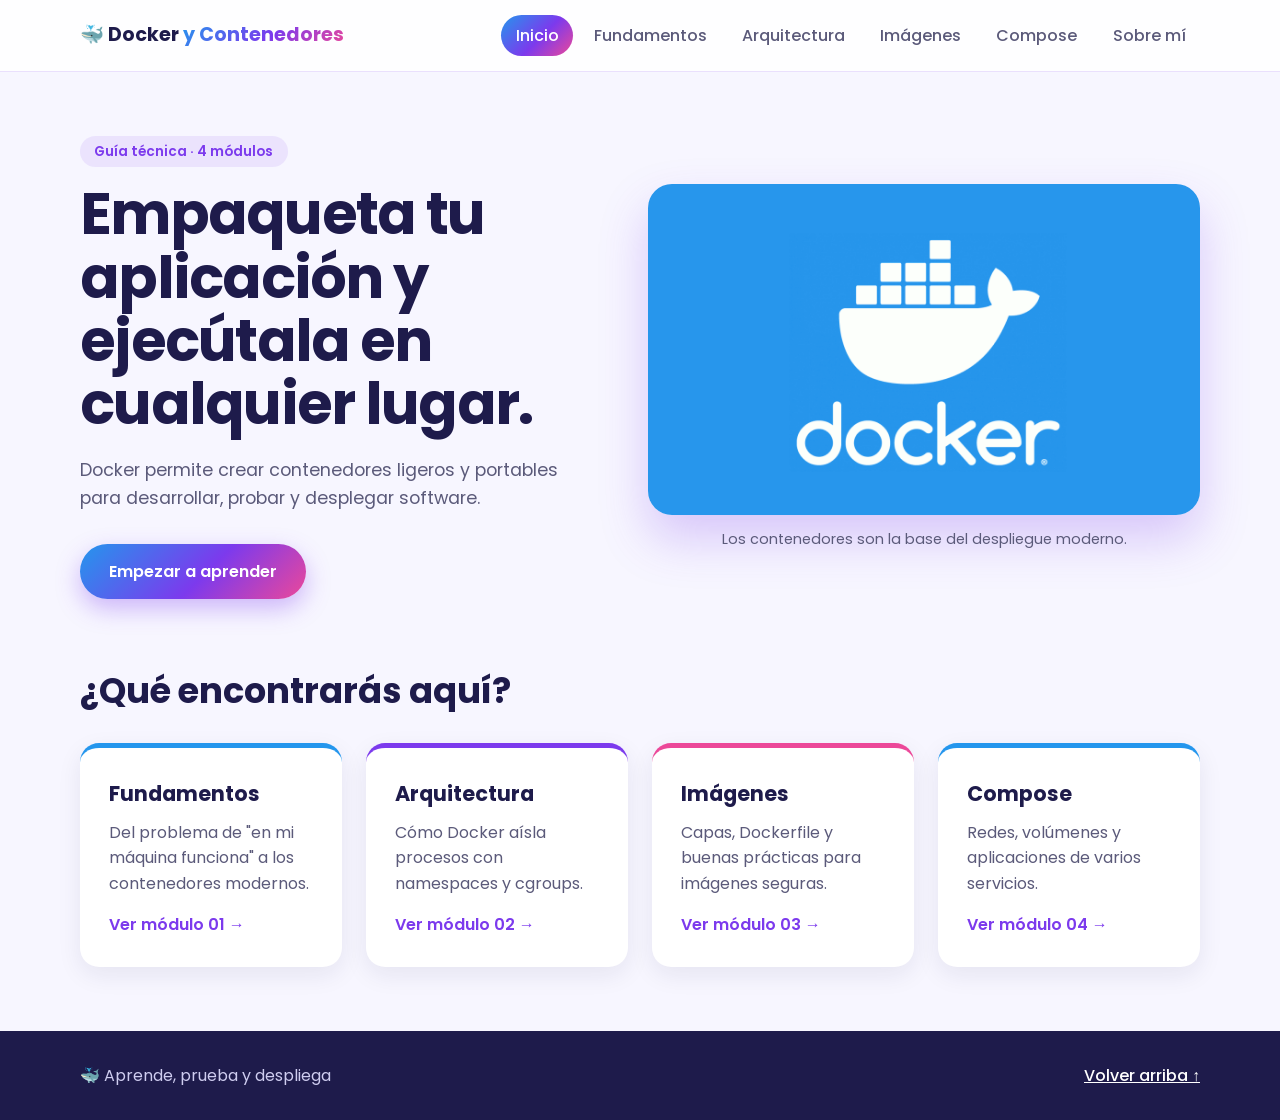
<file: index.html>
<!DOCTYPE html>
<html lang="es">

<head>
    <meta charset="UTF-8">
    <meta name="viewport" content="width=device-width, initial-scale=1.0">
    <meta name="description" content="Aprende qué es Docker y cómo funcionan los contenedores.">
    <title>Inicio | Docker y Contenedores</title>
    <link rel="preconnect" href="https://fonts.googleapis.com">
    <link rel="preconnect" href="https://fonts.gstatic.com" crossorigin>
    <link href="https://fonts.googleapis.com/css2?family=Poppins:wght@400;500;600;700&display=swap" rel="stylesheet">
    <link rel="stylesheet" href="css/estilos.css">
</head>

<body>
    <a class="skip-link" href="#contenido">Saltar al contenido</a>

    <header class="site-header">
        <div class="container header-layout">
            <a class="brand" href="index.html">🐳 Docker <span>y Contenedores</span></a>
            <button class="menu-toggle" type="button" aria-label="Abrir menú" aria-expanded="false"
                aria-controls="nav-principal">☰</button>
            <nav id="nav-principal" aria-label="Navegación principal">
                <ul class="nav-list">
                    <li><a href="index.html" class="activo" aria-current="page">Inicio</a></li>
                    <li><a href="fundamentos.html">Fundamentos</a></li>
                    <li><a href="arquitectura.html">Arquitectura</a></li>
                    <li><a href="imagenes.html">Imágenes</a></li>
                    <li><a href="compose.html">Compose</a></li>
                    <li><a href="creador.html">Sobre mí</a></li>
                </ul>
            </nav>
        </div>
    </header>
    <main id="contenido" class="container">
        <section class="hero">
            <div>
                <p class="eyebrow">Guía técnica · 4 módulos</p>
                <h1>Empaqueta tu aplicación y ejecútala en cualquier lugar.</h1>
                <p class="lead">Docker permite crear contenedores ligeros y portables para desarrollar, probar y
                    desplegar software.</p>
                <a class="button" href="fundamentos.html">Empezar a aprender</a>
            </div>
            <figure>
                <img src="img/DockerDesktop.png" alt="Ballena de Docker cargando contenedores" width="600" height="340">
                <figcaption>Los contenedores son la base del despliegue moderno.</figcaption>
            </figure>
        </section>

        <section>
            <h2>¿Qué encontrarás aquí?</h2>
            <div class="card-list">
                <article class="card">
                    <h3>Fundamentos</h3>
                    <p>Del problema de "en mi máquina funciona" a los contenedores modernos.</p>
                    <a href="fundamentos.html">Ver módulo 01 →</a>
                </article>
                <article class="card">
                    <h3>Arquitectura</h3>
                    <p>Cómo Docker aísla procesos con namespaces y cgroups.</p>
                    <a href="arquitectura.html">Ver módulo 02 →</a>
                </article>
                <article class="card">
                    <h3>Imágenes</h3>
                    <p>Capas, Dockerfile y buenas prácticas para imágenes seguras.</p>
                    <a href="imagenes.html">Ver módulo 03 →</a>
                </article>
                <article class="card">
                    <h3>Compose</h3>
                    <p>Redes, volúmenes y aplicaciones de varios servicios.</p>
                    <a href="compose.html">Ver módulo 04 →</a>
                </article>
            </div>
        </section>
    </main>
    <footer class="site-footer">
        <div class="container footer-layout">
            <p>🐳 Aprende, prueba y despliega</p>
            <a href="#contenido">Volver arriba ↑</a>
        </div>
    </footer>
    <script src="js/script.js" defer></script>
</body>

</html>
</file>
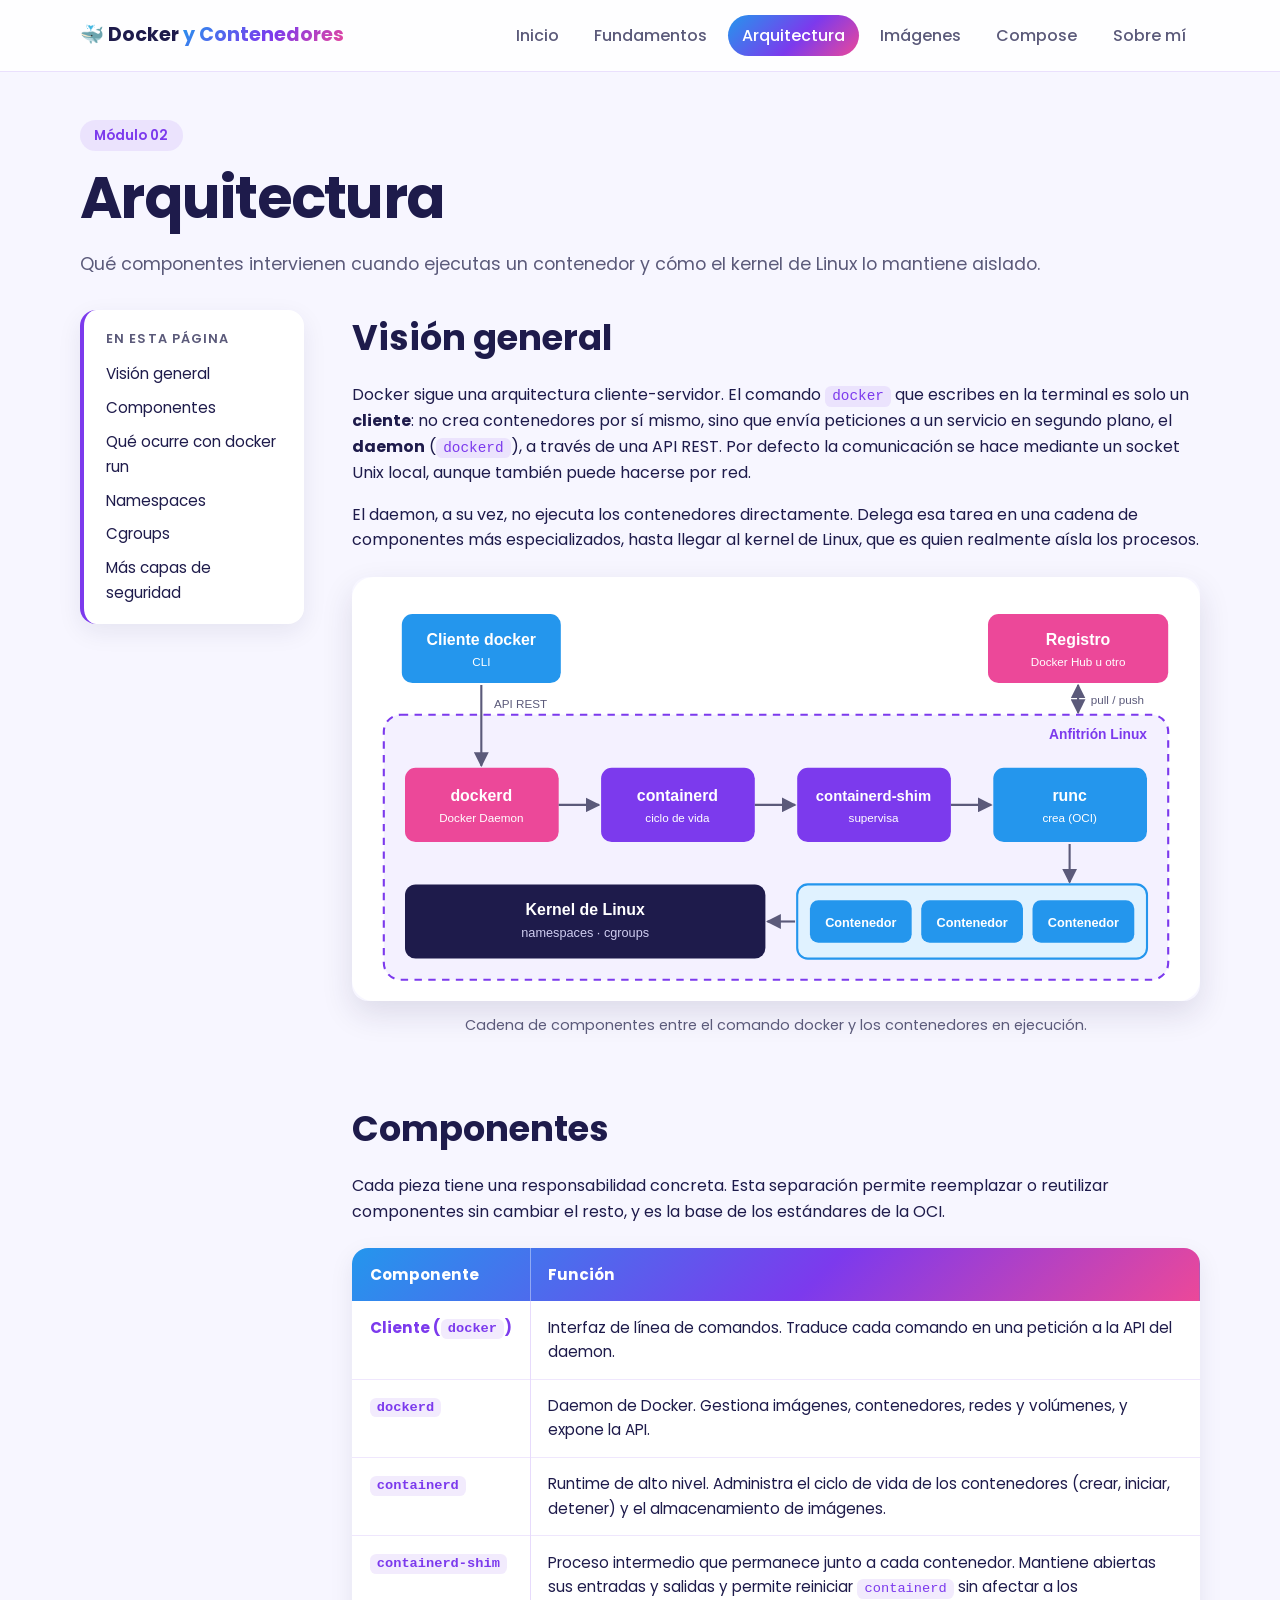
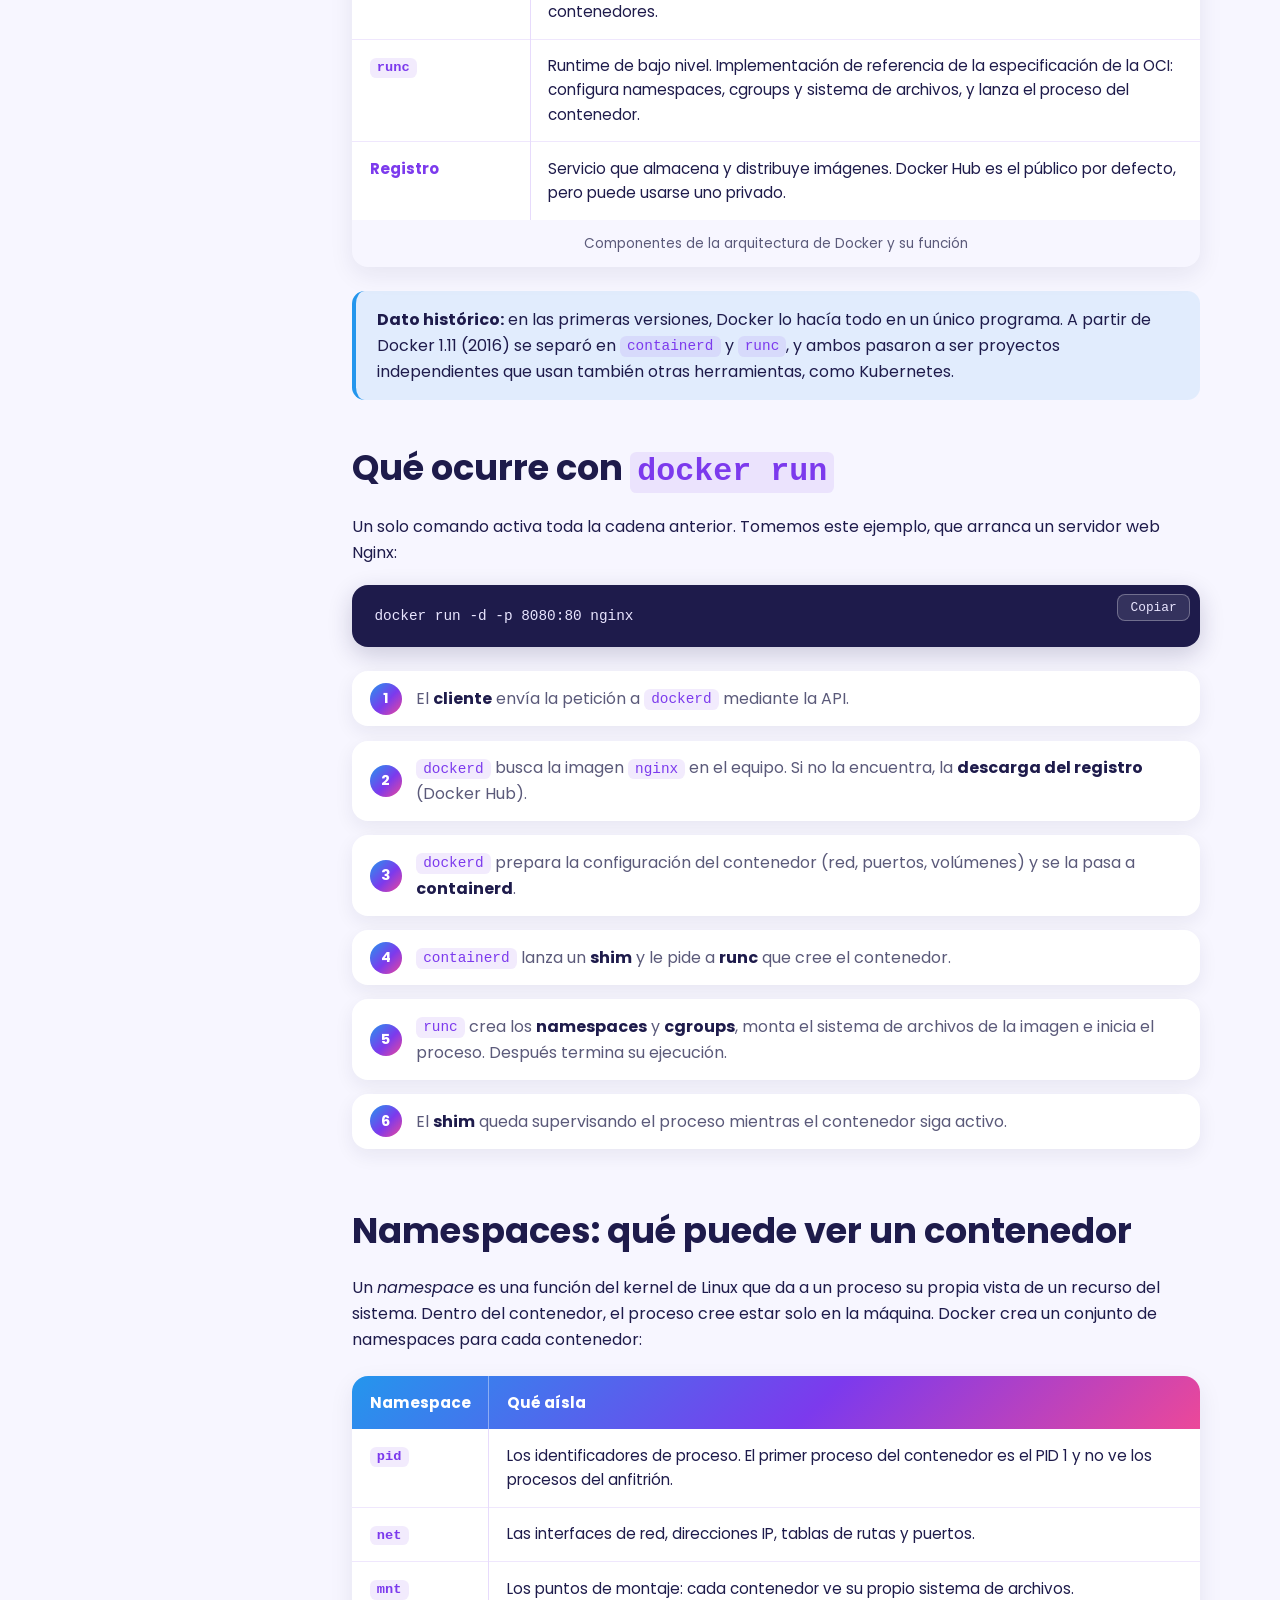
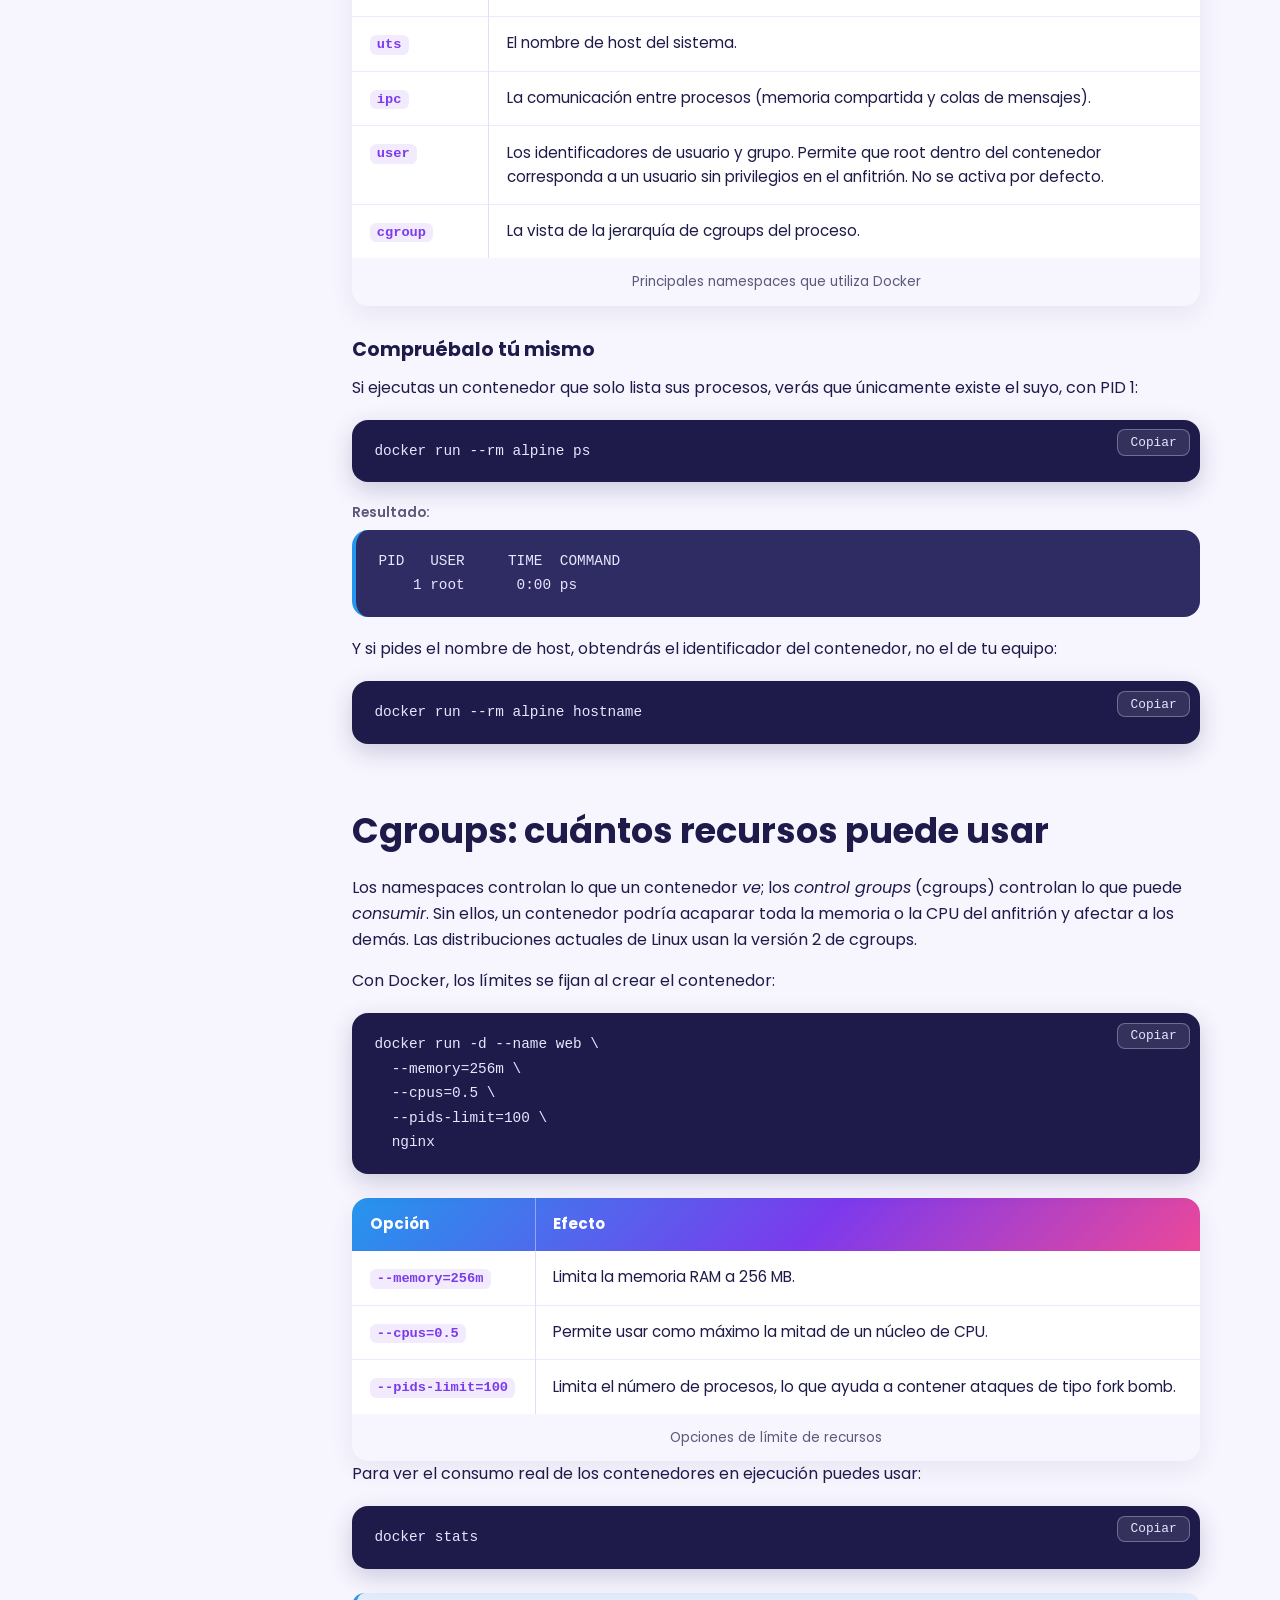
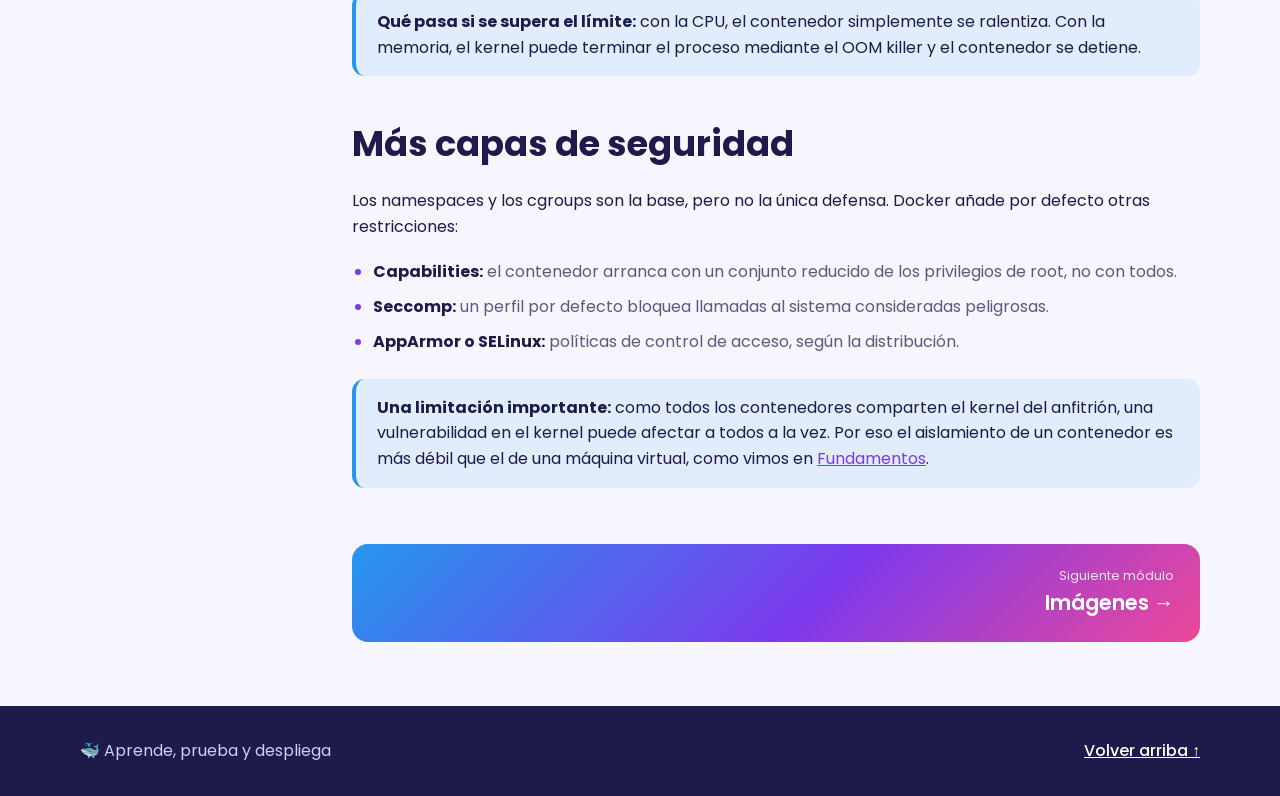
<file: arquitectura.html>
<!DOCTYPE html>
<html lang="es">

<head>
    <meta charset="UTF-8">
    <meta name="viewport" content="width=device-width, initial-scale=1.0">
    <meta name="description"
        content="Cómo está construido Docker: cliente, dockerd, containerd, runc, namespaces y cgroups.">
    <title>Arquitectura | Docker y Contenedores</title>
    <link rel="preconnect" href="https://fonts.googleapis.com">
    <link rel="preconnect" href="https://fonts.gstatic.com" crossorigin>
    <link href="https://fonts.googleapis.com/css2?family=Poppins:wght@400;500;600;700&display=swap" rel="stylesheet">
    <link rel="stylesheet" href="css/estilos.css">
</head>

<body>
    <a class="skip-link" href="#contenido">Saltar al contenido</a>

    <header class="site-header">
        <div class="container header-layout">
            <a class="brand" href="index.html">🐳 Docker <span>y Contenedores</span></a>
            <button class="menu-toggle" type="button" aria-label="Abrir menú" aria-expanded="false"
                aria-controls="nav-principal">☰</button>
            <nav id="nav-principal" aria-label="Navegación principal">
                <ul class="nav-list">
                    <li><a href="index.html">Inicio</a></li>
                    <li><a href="fundamentos.html">Fundamentos</a></li>
                    <li><a href="arquitectura.html" class="activo" aria-current="page">Arquitectura</a></li>
                    <li><a href="imagenes.html">Imágenes</a></li>
                    <li><a href="compose.html">Compose</a></li>
                    <li><a href="creador.html">Sobre mí</a></li>
                </ul>
            </nav>
        </div>
    </header>

    <main id="contenido" class="container">
        <section class="page-intro">
            <p class="eyebrow">Módulo 02</p>
            <h1>Arquitectura</h1>
            <p class="lead">Qué componentes intervienen cuando ejecutas un contenedor y cómo el kernel de Linux lo
                mantiene aislado.</p>
        </section>

        <div class="page-layout">

            <aside class="toc">
                <nav aria-label="Contenido de esta página">
                    <p class="toc-titulo">En esta página</p>
                    <ul>
                        <li><a href="#vision-general">Visión general</a></li>
                        <li><a href="#componentes">Componentes</a></li>
                        <li><a href="#docker-run">Qué ocurre con docker run</a></li>
                        <li><a href="#namespaces">Namespaces</a></li>
                        <li><a href="#cgroups">Cgroups</a></li>
                        <li><a href="#mas-capas">Más capas de seguridad</a></li>
                    </ul>
                </nav>
            </aside>

            <div class="contenido-pagina">

                <section id="vision-general">
                    <h2>Visión general</h2>
                    <p>Docker sigue una arquitectura cliente-servidor. El comando <code>docker</code> que escribes en la
                        terminal es solo un <strong>cliente</strong>: no crea contenedores por sí mismo, sino que envía
                        peticiones a un servicio en segundo plano, el <strong>daemon</strong> (<code>dockerd</code>), a
                        través de una API REST. Por defecto la comunicación se hace mediante un socket Unix local,
                        aunque también puede hacerse por red.</p>
                    <p>El daemon, a su vez, no ejecuta los contenedores directamente. Delega esa tarea en una cadena de
                        componentes más especializados, hasta llegar al kernel de Linux, que es quien realmente aísla
                        los procesos.</p>

                    <figure class="figura">
                        <img src="img/arquitectura-docker.svg"
                            alt="Diagrama de la arquitectura de Docker: el cliente docker envía peticiones a dockerd; dockerd usa containerd, containerd-shim y runc para crear contenedores sobre el kernel de Linux; las imágenes se obtienen de un registro"
                            width="800" height="400">
                        <figcaption>Cadena de componentes entre el comando docker y los contenedores en ejecución.
                        </figcaption>
                    </figure>
                </section>

                <section id="componentes">
                    <h2>Componentes</h2>
                    <p>Cada pieza tiene una responsabilidad concreta. Esta separación permite reemplazar o reutilizar
                        componentes sin cambiar el resto, y es la base de los estándares de la OCI.</p>

                    <div class="tabla-scroll">
                        <table>
                            <caption>Componentes de la arquitectura de Docker y su función</caption>
                            <thead>
                                <tr>
                                    <th scope="col">Componente</th>
                                    <th scope="col">Función</th>
                                </tr>
                            </thead>
                            <tbody>
                                <tr>
                                    <th scope="row">Cliente (<code>docker</code>)</th>
                                    <td>Interfaz de línea de comandos. Traduce cada comando en una petición a la API del
                                        daemon.</td>
                                </tr>
                                <tr>
                                    <th scope="row"><code>dockerd</code></th>
                                    <td>Daemon de Docker. Gestiona imágenes, contenedores, redes y volúmenes, y expone
                                        la API.</td>
                                </tr>
                                <tr>
                                    <th scope="row"><code>containerd</code></th>
                                    <td>Runtime de alto nivel. Administra el ciclo de vida de los contenedores (crear,
                                        iniciar, detener) y el almacenamiento de imágenes.</td>
                                </tr>
                                <tr>
                                    <th scope="row"><code>containerd-shim</code></th>
                                    <td>Proceso intermedio que permanece junto a cada contenedor. Mantiene abiertas sus
                                        entradas y salidas y permite reiniciar <code>containerd</code> sin afectar a los
                                        contenedores.</td>
                                </tr>
                                <tr>
                                    <th scope="row"><code>runc</code></th>
                                    <td>Runtime de bajo nivel. Implementación de referencia de la especificación de la
                                        OCI: configura namespaces, cgroups y sistema de archivos, y lanza el proceso del
                                        contenedor.</td>
                                </tr>
                                <tr>
                                    <th scope="row">Registro</th>
                                    <td>Servicio que almacena y distribuye imágenes. Docker Hub es el público por
                                        defecto, pero puede usarse uno privado.</td>
                                </tr>
                            </tbody>
                        </table>
                    </div>

                    <div class="nota">
                        <strong>Dato histórico:</strong> en las primeras versiones, Docker lo hacía todo en un único
                        programa. A partir de Docker 1.11 (2016) se separó en <code>containerd</code> y
                        <code>runc</code>, y ambos pasaron a ser proyectos independientes que usan también otras
                        herramientas, como Kubernetes.
                    </div>
                </section>

                <section id="docker-run">
                    <h2>Qué ocurre con <code>docker run</code></h2>
                    <p>Un solo comando activa toda la cadena anterior. Tomemos este ejemplo, que arranca un servidor web
                        Nginx:</p>

                    <pre><code>docker run -d -p 8080:80 nginx</code></pre>

                    <ol class="pasos">
                        <li>El <strong>cliente</strong> envía la petición a <code>dockerd</code> mediante la API.</li>
                        <li><code>dockerd</code> busca la imagen <code>nginx</code> en el equipo. Si no la encuentra, la
                            <strong>descarga del registro</strong> (Docker Hub).</li>
                        <li><code>dockerd</code> prepara la configuración del contenedor (red, puertos, volúmenes) y se
                            la pasa a <strong>containerd</strong>.</li>
                        <li><code>containerd</code> lanza un <strong>shim</strong> y le pide a <strong>runc</strong> que
                            cree el contenedor.</li>
                        <li><code>runc</code> crea los <strong>namespaces</strong> y <strong>cgroups</strong>, monta el
                            sistema de archivos de la imagen e inicia el proceso. Después termina su ejecución.</li>
                        <li>El <strong>shim</strong> queda supervisando el proceso mientras el contenedor siga activo.
                        </li>
                    </ol>
                </section>

                <section id="namespaces">
                    <h2>Namespaces: qué puede ver un contenedor</h2>
                    <p>Un <em>namespace</em> es una función del kernel de Linux que da a un proceso su propia vista de
                        un recurso del sistema. Dentro del contenedor, el proceso cree estar solo en la máquina. Docker
                        crea un conjunto de namespaces para cada contenedor:</p>

                    <div class="tabla-scroll">
                        <table>
                            <caption>Principales namespaces que utiliza Docker</caption>
                            <thead>
                                <tr>
                                    <th scope="col">Namespace</th>
                                    <th scope="col">Qué aísla</th>
                                </tr>
                            </thead>
                            <tbody>
                                <tr>
                                    <th scope="row"><code>pid</code></th>
                                    <td>Los identificadores de proceso. El primer proceso del contenedor es el PID 1 y
                                        no ve los procesos del anfitrión.</td>
                                </tr>
                                <tr>
                                    <th scope="row"><code>net</code></th>
                                    <td>Las interfaces de red, direcciones IP, tablas de rutas y puertos.</td>
                                </tr>
                                <tr>
                                    <th scope="row"><code>mnt</code></th>
                                    <td>Los puntos de montaje: cada contenedor ve su propio sistema de archivos.</td>
                                </tr>
                                <tr>
                                    <th scope="row"><code>uts</code></th>
                                    <td>El nombre de host del sistema.</td>
                                </tr>
                                <tr>
                                    <th scope="row"><code>ipc</code></th>
                                    <td>La comunicación entre procesos (memoria compartida y colas de mensajes).</td>
                                </tr>
                                <tr>
                                    <th scope="row"><code>user</code></th>
                                    <td>Los identificadores de usuario y grupo. Permite que root dentro del contenedor
                                        corresponda a un usuario sin privilegios en el anfitrión. No se activa por
                                        defecto.</td>
                                </tr>
                                <tr>
                                    <th scope="row"><code>cgroup</code></th>
                                    <td>La vista de la jerarquía de cgroups del proceso.</td>
                                </tr>
                            </tbody>
                        </table>
                    </div>

                    <h3 class="subtitulo">Compruébalo tú mismo</h3>
                    <p>Si ejecutas un contenedor que solo lista sus procesos, verás que únicamente existe el suyo, con
                        PID 1:</p>

                    <pre><code>docker run --rm alpine ps</code></pre>

                    <p class="resultado-etiqueta">Resultado:</p>

                    <pre class="salida"><code>PID   USER     TIME  COMMAND
    1 root      0:00 ps</code></pre>

                    <p>Y si pides el nombre de host, obtendrás el identificador del contenedor, no el de tu equipo:</p>

                    <pre><code>docker run --rm alpine hostname</code></pre>
                </section>

                <section id="cgroups">
                    <h2>Cgroups: cuántos recursos puede usar</h2>
                    <p>Los namespaces controlan lo que un contenedor <em>ve</em>; los <em>control groups</em> (cgroups)
                        controlan lo que puede <em>consumir</em>. Sin ellos, un contenedor podría acaparar toda la
                        memoria o la CPU del anfitrión y afectar a los demás. Las distribuciones actuales de Linux usan
                        la versión 2 de cgroups.</p>
                    <p>Con Docker, los límites se fijan al crear el contenedor:</p>

                    <pre><code>docker run -d --name web \
  --memory=256m \
  --cpus=0.5 \
  --pids-limit=100 \
  nginx</code></pre>

                    <div class="tabla-scroll">
                        <table>
                            <caption>Opciones de límite de recursos</caption>
                            <thead>
                                <tr>
                                    <th scope="col">Opción</th>
                                    <th scope="col">Efecto</th>
                                </tr>
                            </thead>
                            <tbody>
                                <tr>
                                    <th scope="row"><code>--memory=256m</code></th>
                                    <td>Limita la memoria RAM a 256 MB.</td>
                                </tr>
                                <tr>
                                    <th scope="row"><code>--cpus=0.5</code></th>
                                    <td>Permite usar como máximo la mitad de un núcleo de CPU.</td>
                                </tr>
                                <tr>
                                    <th scope="row"><code>--pids-limit=100</code></th>
                                    <td>Limita el número de procesos, lo que ayuda a contener ataques de tipo fork bomb.
                                    </td>
                                </tr>
                            </tbody>
                        </table>
                    </div>

                    <p>Para ver el consumo real de los contenedores en ejecución puedes usar:</p>

                    <pre><code>docker stats</code></pre>

                    <div class="nota">
                        <strong>Qué pasa si se supera el límite:</strong> con la CPU, el contenedor simplemente se
                        ralentiza. Con la memoria, el kernel puede terminar el proceso mediante el OOM killer y el
                        contenedor se detiene.
                    </div>
                </section>

                <section id="mas-capas">
                    <h2>Más capas de seguridad</h2>
                    <p>Los namespaces y los cgroups son la base, pero no la única defensa. Docker añade por defecto
                        otras restricciones:</p>
                    <ul class="lista">
                        <li><strong>Capabilities:</strong> el contenedor arranca con un conjunto reducido de los
                            privilegios de root, no con todos.</li>
                        <li><strong>Seccomp:</strong> un perfil por defecto bloquea llamadas al sistema consideradas
                            peligrosas.</li>
                        <li><strong>AppArmor o SELinux:</strong> políticas de control de acceso, según la distribución.
                        </li>
                    </ul>
                    <div class="nota">
                        <strong>Una limitación importante:</strong> como todos los contenedores comparten el kernel del
                        anfitrión, una vulnerabilidad en el kernel puede afectar a todos a la vez. Por eso el
                        aislamiento de un contenedor es más débil que el de una máquina virtual, como vimos en <a
                            href="fundamentos.html#contenedores-vs-vm">Fundamentos</a>.
                    </div>
                </section>

                <a class="pagina-siguiente" href="imagenes.html">
                    <span>Siguiente módulo</span>
                    Imágenes →
                </a>

            </div>
        </div>
    </main>

    <footer class="site-footer">
        <div class="container footer-layout">
            <p>🐳 Aprende, prueba y despliega</p>
            <a href="#contenido">Volver arriba ↑</a>
        </div>
    </footer>
    <script src="js/script.js" defer></script>
</body>

</html>
</file>
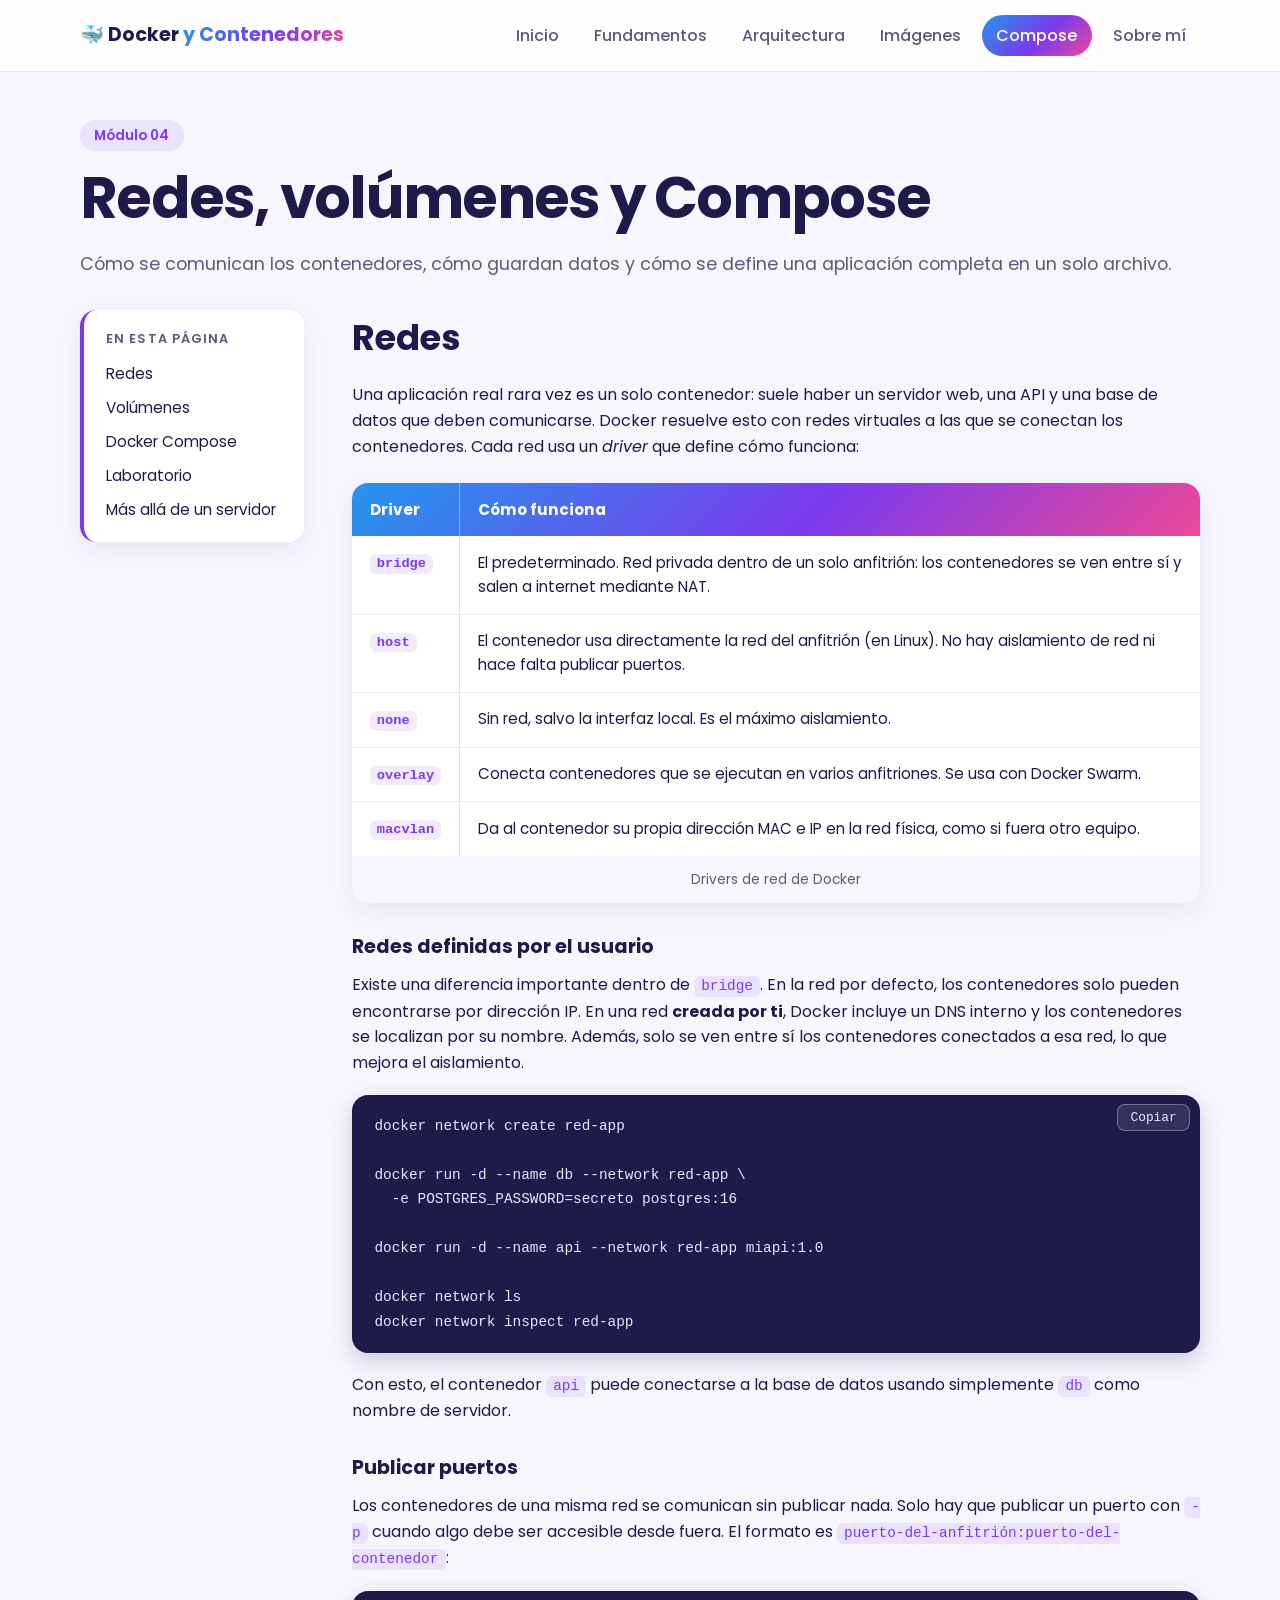
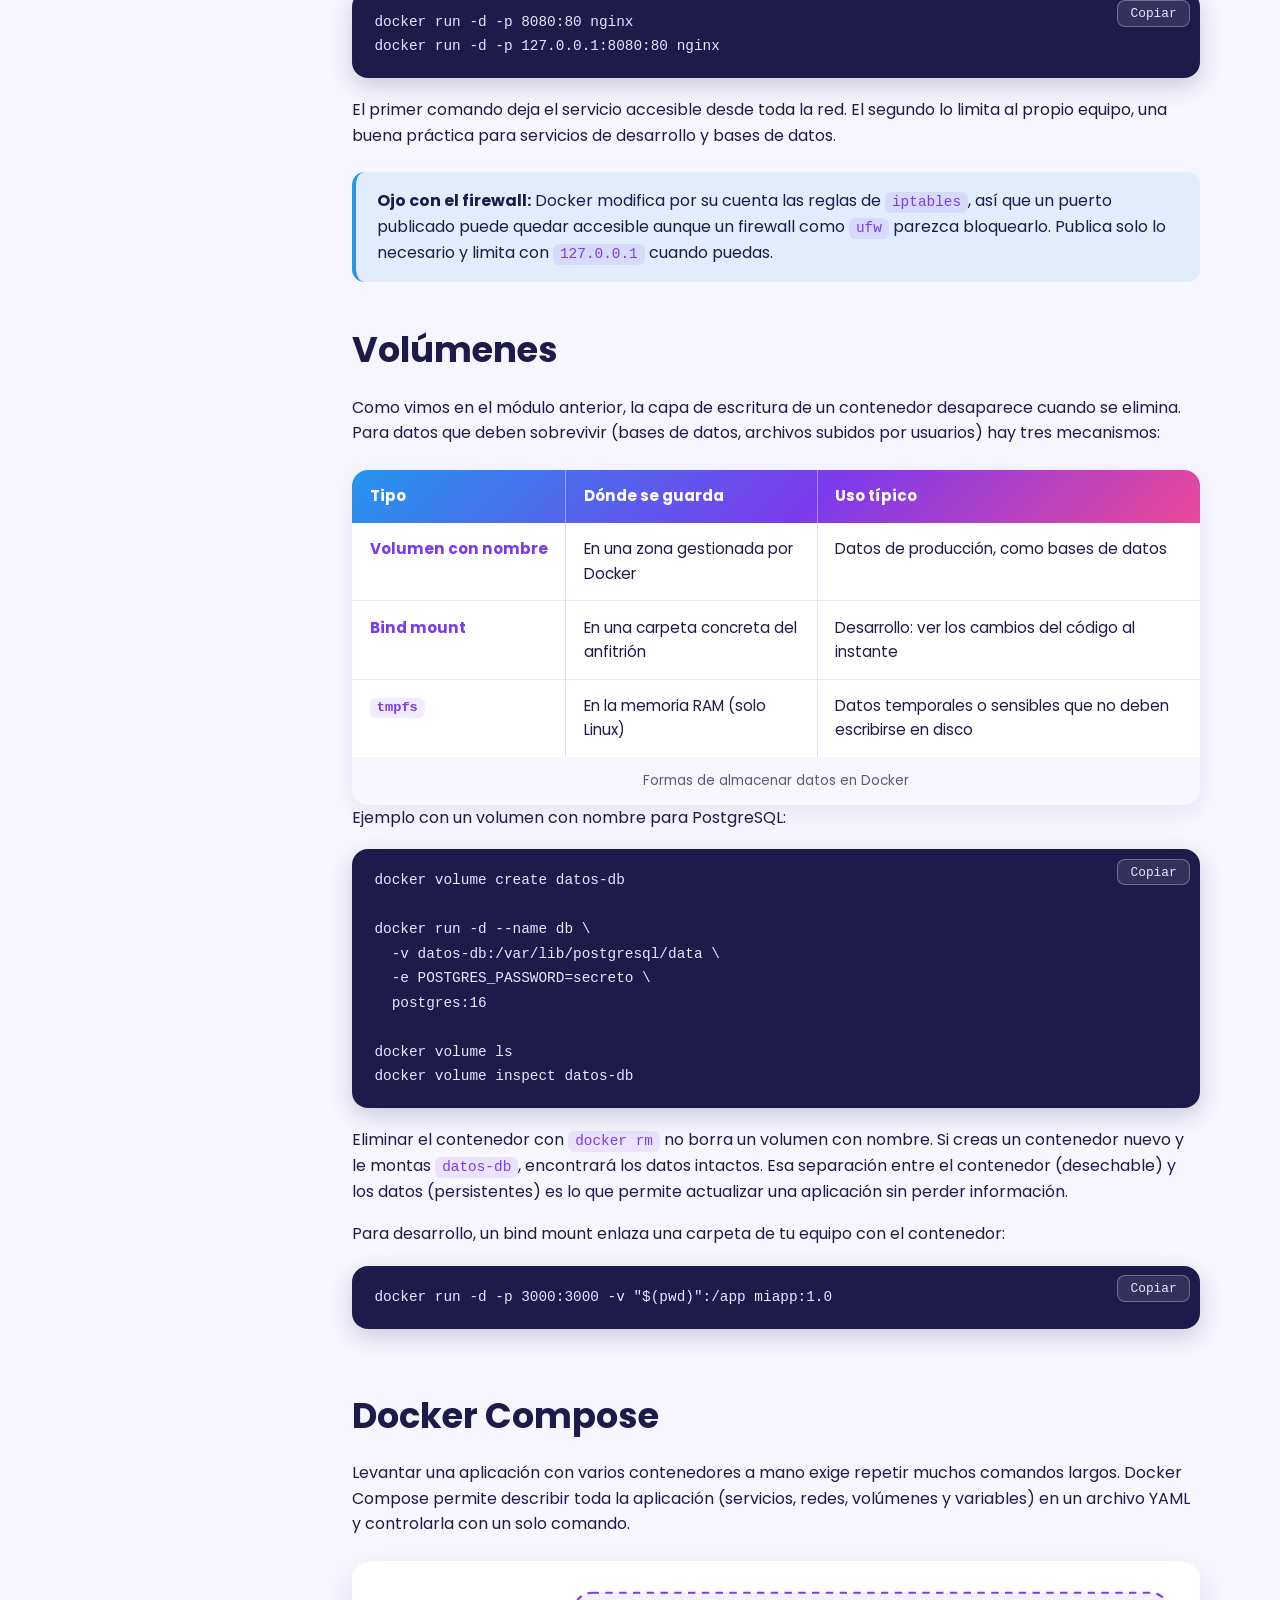
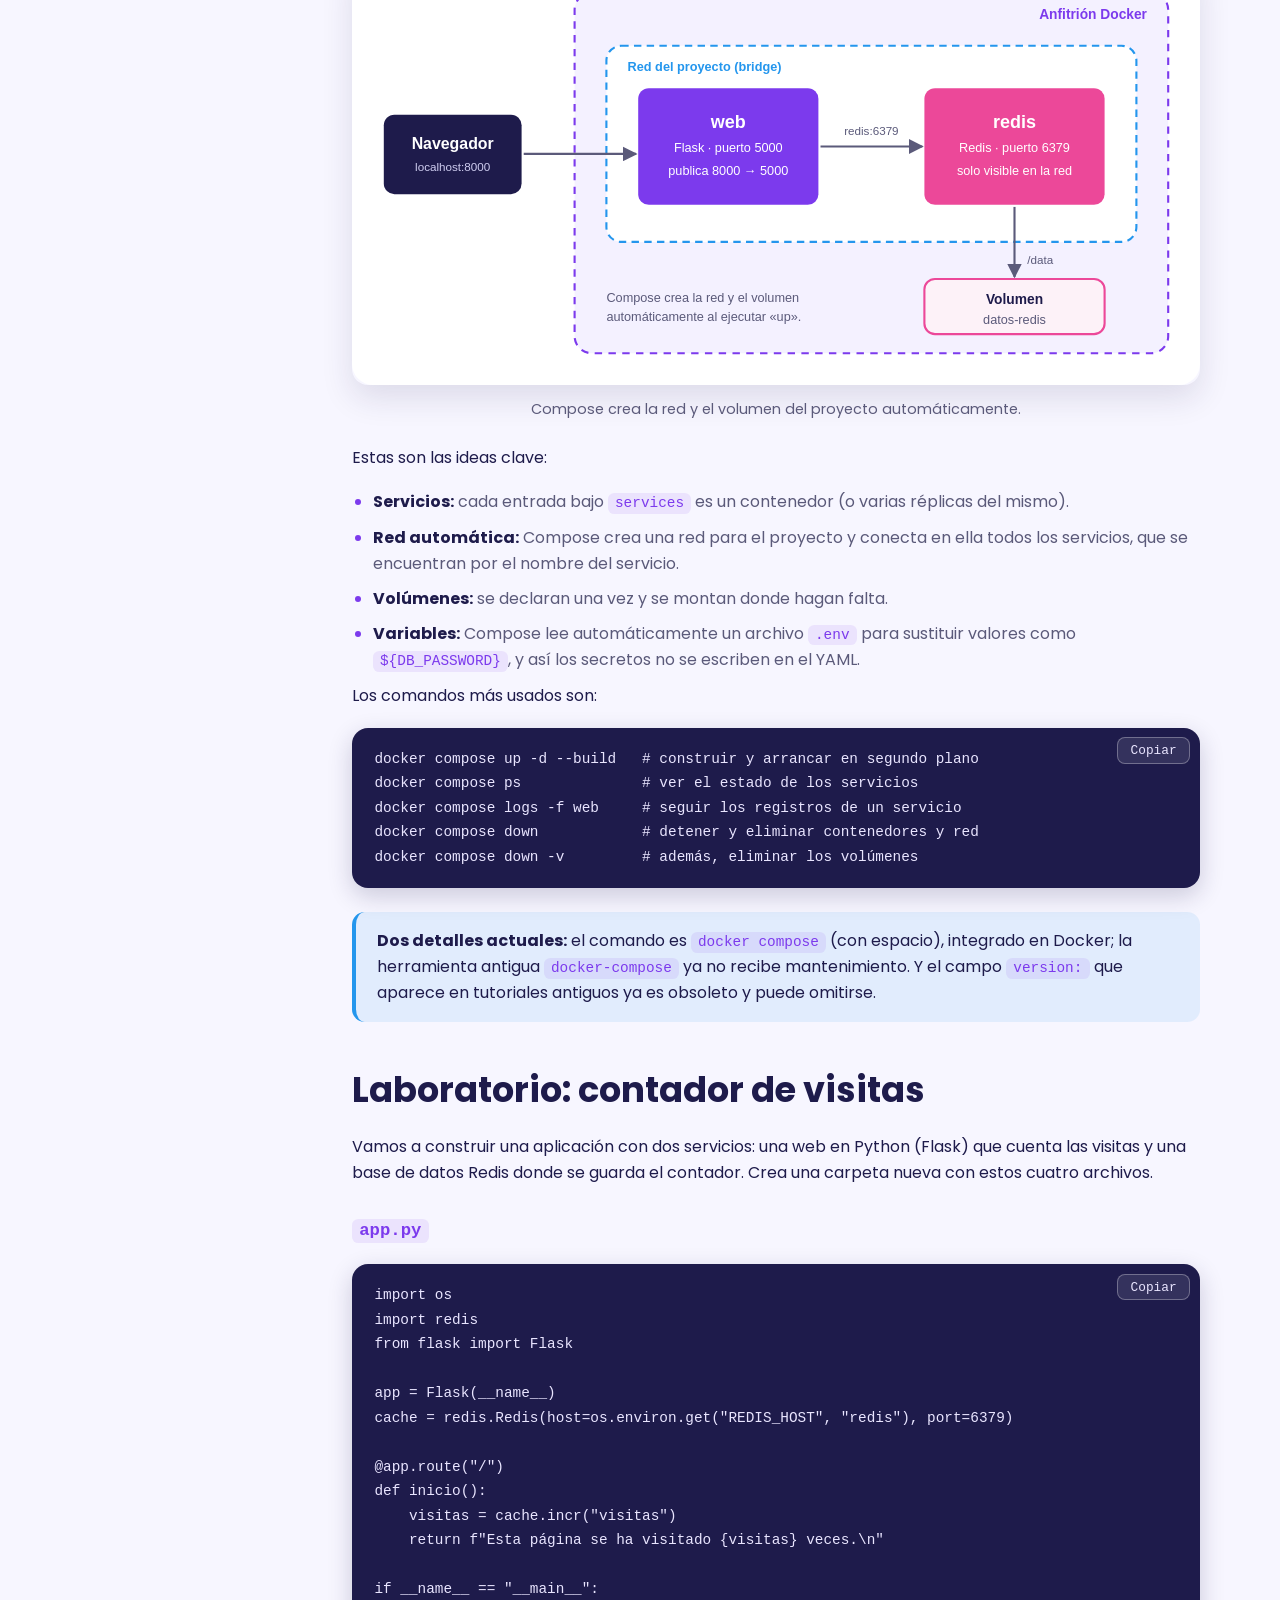
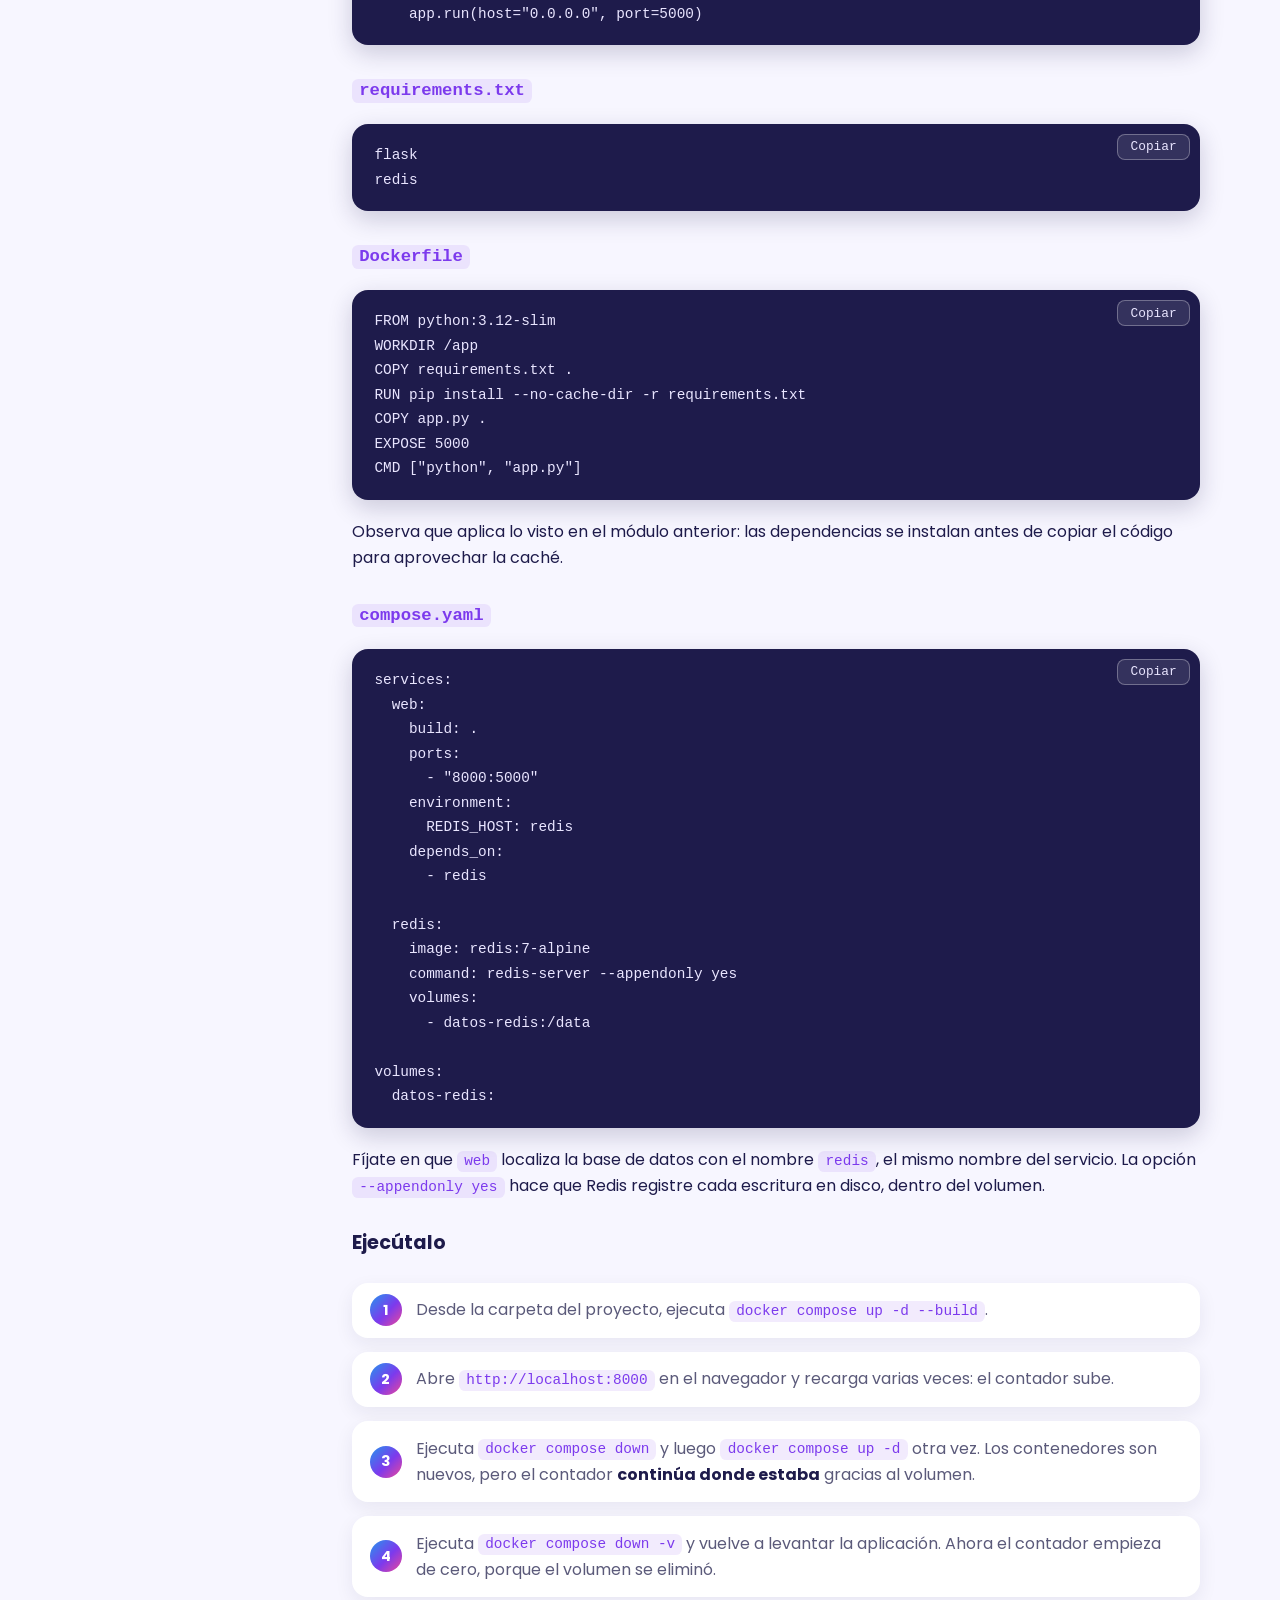
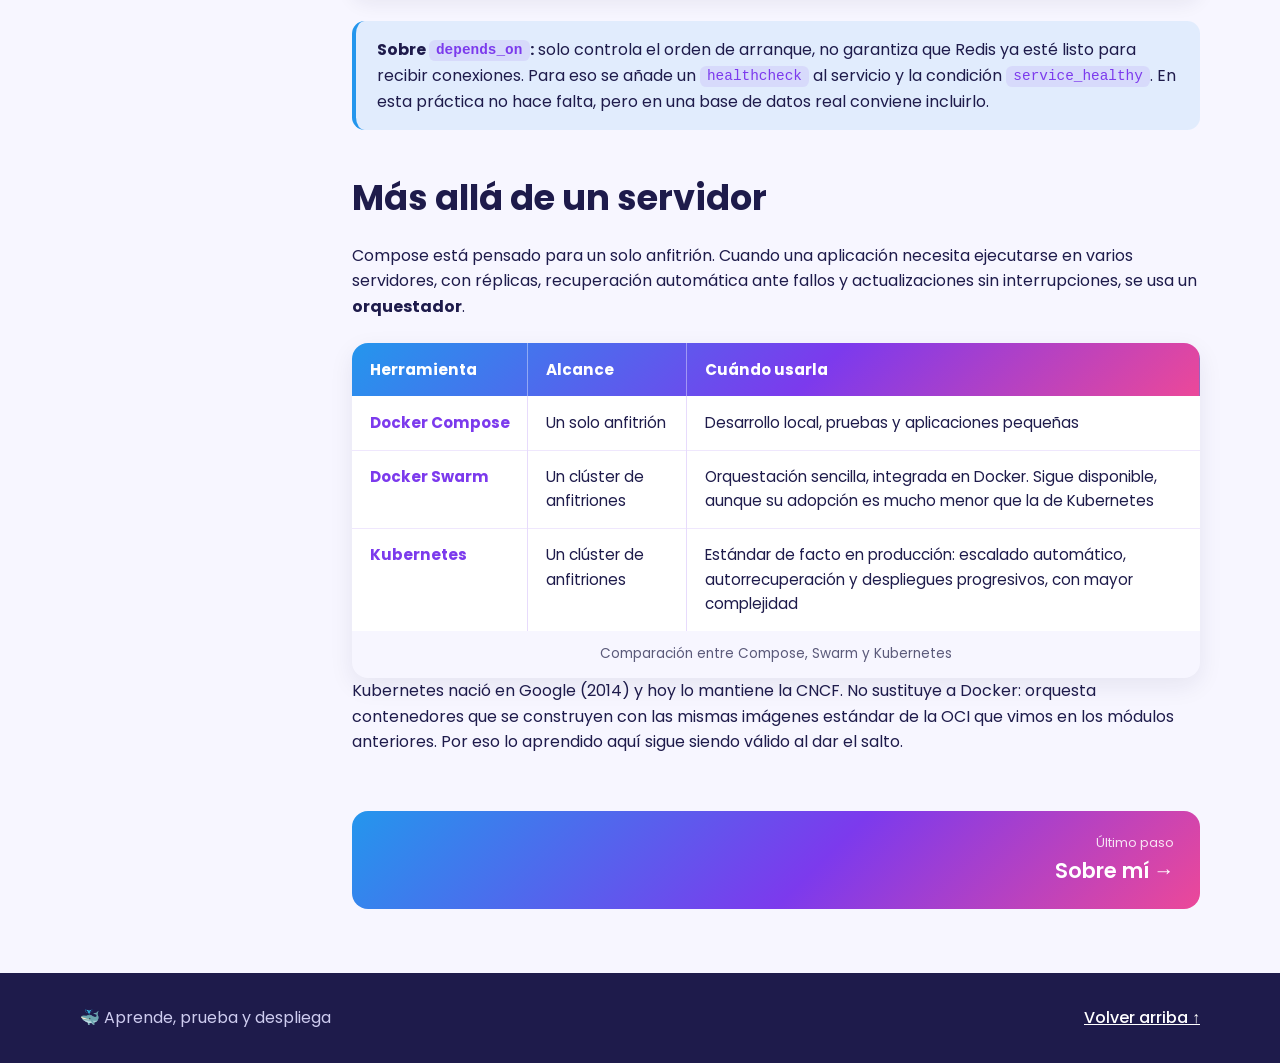
<file: compose.html>
<!DOCTYPE html>
<html lang="es">

<head>
    <meta charset="UTF-8">
    <meta name="viewport" content="width=device-width, initial-scale=1.0">
    <meta name="description"
        content="Redes, volúmenes y Docker Compose: cómo conectar contenedores, guardar datos y orquestar aplicaciones de varios servicios.">
    <title>Compose | Docker y Contenedores</title>
    <link rel="preconnect" href="https://fonts.googleapis.com">
    <link rel="preconnect" href="https://fonts.gstatic.com" crossorigin>
    <link href="https://fonts.googleapis.com/css2?family=Poppins:wght@400;500;600;700&display=swap" rel="stylesheet">
    <link rel="stylesheet" href="css/estilos.css">
</head>

<body>
    <a class="skip-link" href="#contenido">Saltar al contenido</a>

    <header class="site-header">
        <div class="container header-layout">
            <a class="brand" href="index.html">🐳 Docker <span>y Contenedores</span></a>
            <button class="menu-toggle" type="button" aria-label="Abrir menú" aria-expanded="false"
                aria-controls="nav-principal">☰</button>
            <nav id="nav-principal" aria-label="Navegación principal">
                <ul class="nav-list">
                    <li><a href="index.html">Inicio</a></li>
                    <li><a href="fundamentos.html">Fundamentos</a></li>
                    <li><a href="arquitectura.html">Arquitectura</a></li>
                    <li><a href="imagenes.html">Imágenes</a></li>
                    <li><a href="compose.html" class="activo" aria-current="page">Compose</a></li>
                    <li><a href="creador.html">Sobre mí</a></li>
                </ul>
            </nav>
        </div>
    </header>

    <main id="contenido" class="container">
        <section class="page-intro">
            <p class="eyebrow">Módulo 04</p>
            <h1>Redes, volúmenes y Compose</h1>
            <p class="lead">Cómo se comunican los contenedores, cómo guardan datos y cómo se define una aplicación
                completa en un solo archivo.</p>
        </section>

        <div class="page-layout">

            <aside class="toc">
                <nav aria-label="Contenido de esta página">
                    <p class="toc-titulo">En esta página</p>
                    <ul>
                        <li><a href="#redes">Redes</a></li>
                        <li><a href="#volumenes">Volúmenes</a></li>
                        <li><a href="#compose">Docker Compose</a></li>
                        <li><a href="#laboratorio">Laboratorio</a></li>
                        <li><a href="#orquestacion">Más allá de un servidor</a></li>
                    </ul>
                </nav>
            </aside>

            <div class="contenido-pagina">

                <section id="redes">
                    <h2>Redes</h2>
                    <p>Una aplicación real rara vez es un solo contenedor: suele haber un servidor web, una API y una
                        base de datos que deben comunicarse. Docker resuelve esto con redes virtuales a las que se
                        conectan los contenedores. Cada red usa un <em>driver</em> que define cómo funciona:</p>

                    <div class="tabla-scroll">
                        <table>
                            <caption>Drivers de red de Docker</caption>
                            <thead>
                                <tr>
                                    <th scope="col">Driver</th>
                                    <th scope="col">Cómo funciona</th>
                                </tr>
                            </thead>
                            <tbody>
                                <tr>
                                    <th scope="row"><code>bridge</code></th>
                                    <td>El predeterminado. Red privada dentro de un solo anfitrión: los contenedores se
                                        ven entre sí y salen a internet mediante NAT.</td>
                                </tr>
                                <tr>
                                    <th scope="row"><code>host</code></th>
                                    <td>El contenedor usa directamente la red del anfitrión (en Linux). No hay
                                        aislamiento de red ni hace falta publicar puertos.</td>
                                </tr>
                                <tr>
                                    <th scope="row"><code>none</code></th>
                                    <td>Sin red, salvo la interfaz local. Es el máximo aislamiento.</td>
                                </tr>
                                <tr>
                                    <th scope="row"><code>overlay</code></th>
                                    <td>Conecta contenedores que se ejecutan en varios anfitriones. Se usa con Docker
                                        Swarm.</td>
                                </tr>
                                <tr>
                                    <th scope="row"><code>macvlan</code></th>
                                    <td>Da al contenedor su propia dirección MAC e IP en la red física, como si fuera
                                        otro equipo.</td>
                                </tr>
                            </tbody>
                        </table>
                    </div>

                    <h3 class="subtitulo">Redes definidas por el usuario</h3>
                    <p>Existe una diferencia importante dentro de <code>bridge</code>. En la red por defecto, los
                        contenedores solo pueden encontrarse por dirección IP. En una red <strong>creada por
                            ti</strong>, Docker incluye un DNS interno y los contenedores se localizan por su nombre.
                        Además, solo se ven entre sí los contenedores conectados a esa red, lo que mejora el
                        aislamiento.</p>

                    <pre><code>docker network create red-app

docker run -d --name db --network red-app \
  -e POSTGRES_PASSWORD=secreto postgres:16

docker run -d --name api --network red-app miapi:1.0

docker network ls
docker network inspect red-app</code></pre>

                    <p>Con esto, el contenedor <code>api</code> puede conectarse a la base de datos usando simplemente
                        <code>db</code> como nombre de servidor.</p>

                    <h3 class="subtitulo">Publicar puertos</h3>
                    <p>Los contenedores de una misma red se comunican sin publicar nada. Solo hay que publicar un puerto
                        con <code>-p</code> cuando algo debe ser accesible desde fuera. El formato es
                        <code>puerto-del-anfitrión:puerto-del-contenedor</code>:</p>

                    <pre><code>docker run -d -p 8080:80 nginx
docker run -d -p 127.0.0.1:8080:80 nginx</code></pre>

                    <p>El primer comando deja el servicio accesible desde toda la red. El segundo lo limita al propio
                        equipo, una buena práctica para servicios de desarrollo y bases de datos.</p>

                    <div class="nota">
                        <strong>Ojo con el firewall:</strong> Docker modifica por su cuenta las reglas de
                        <code>iptables</code>, así que un puerto publicado puede quedar accesible aunque un firewall
                        como <code>ufw</code> parezca bloquearlo. Publica solo lo necesario y limita con
                        <code>127.0.0.1</code> cuando puedas.
                    </div>
                </section>

                <section id="volumenes">
                    <h2>Volúmenes</h2>
                    <p>Como vimos en el módulo anterior, la capa de escritura de un contenedor desaparece cuando se
                        elimina. Para datos que deben sobrevivir (bases de datos, archivos subidos por usuarios) hay
                        tres mecanismos:</p>

                    <div class="tabla-scroll">
                        <table>
                            <caption>Formas de almacenar datos en Docker</caption>
                            <thead>
                                <tr>
                                    <th scope="col">Tipo</th>
                                    <th scope="col">Dónde se guarda</th>
                                    <th scope="col">Uso típico</th>
                                </tr>
                            </thead>
                            <tbody>
                                <tr>
                                    <th scope="row">Volumen con nombre</th>
                                    <td>En una zona gestionada por Docker</td>
                                    <td>Datos de producción, como bases de datos</td>
                                </tr>
                                <tr>
                                    <th scope="row">Bind mount</th>
                                    <td>En una carpeta concreta del anfitrión</td>
                                    <td>Desarrollo: ver los cambios del código al instante</td>
                                </tr>
                                <tr>
                                    <th scope="row"><code>tmpfs</code></th>
                                    <td>En la memoria RAM (solo Linux)</td>
                                    <td>Datos temporales o sensibles que no deben escribirse en disco</td>
                                </tr>
                            </tbody>
                        </table>
                    </div>

                    <p>Ejemplo con un volumen con nombre para PostgreSQL:</p>

                    <pre><code>docker volume create datos-db

docker run -d --name db \
  -v datos-db:/var/lib/postgresql/data \
  -e POSTGRES_PASSWORD=secreto \
  postgres:16

docker volume ls
docker volume inspect datos-db</code></pre>

                    <p>Eliminar el contenedor con <code>docker rm</code> no borra un volumen con nombre. Si creas un
                        contenedor nuevo y le montas <code>datos-db</code>, encontrará los datos intactos. Esa
                        separación entre el contenedor (desechable) y los datos (persistentes) es lo que permite
                        actualizar una aplicación sin perder información.</p>

                    <p>Para desarrollo, un bind mount enlaza una carpeta de tu equipo con el contenedor:</p>

                    <pre><code>docker run -d -p 3000:3000 -v "$(pwd)":/app miapp:1.0</code></pre>
                </section>

                <section id="compose">
                    <h2>Docker Compose</h2>
                    <p>Levantar una aplicación con varios contenedores a mano exige repetir muchos comandos largos.
                        Docker Compose permite describir toda la aplicación (servicios, redes, volúmenes y variables) en
                        un archivo YAML y controlarla con un solo comando.</p>

                    <figure class="figura">
                        <img src="img/compose-red-volumen.svg"
                            alt="Diagrama de una aplicación con Compose: un navegador accede al servicio web por el puerto 8000; web y redis comparten una red del proyecto y se comunican por nombre; redis guarda sus datos en un volumen"
                            width="800" height="400">
                        <figcaption>Compose crea la red y el volumen del proyecto automáticamente.</figcaption>
                    </figure>

                    <p>Estas son las ideas clave:</p>
                    <ul class="lista">
                        <li><strong>Servicios:</strong> cada entrada bajo <code>services</code> es un contenedor (o
                            varias réplicas del mismo).</li>
                        <li><strong>Red automática:</strong> Compose crea una red para el proyecto y conecta en ella
                            todos los servicios, que se encuentran por el nombre del servicio.</li>
                        <li><strong>Volúmenes:</strong> se declaran una vez y se montan donde hagan falta.</li>
                        <li><strong>Variables:</strong> Compose lee automáticamente un archivo <code>.env</code> para
                            sustituir valores como <code>${DB_PASSWORD}</code>, y así los secretos no se escriben en el
                            YAML.</li>
                    </ul>

                    <p>Los comandos más usados son:</p>

                    <pre><code>docker compose up -d --build   # construir y arrancar en segundo plano
docker compose ps              # ver el estado de los servicios
docker compose logs -f web     # seguir los registros de un servicio
docker compose down            # detener y eliminar contenedores y red
docker compose down -v         # además, eliminar los volúmenes</code></pre>

                    <div class="nota">
                        <strong>Dos detalles actuales:</strong> el comando es <code>docker compose</code> (con espacio),
                        integrado en Docker; la herramienta antigua <code>docker-compose</code> ya no recibe
                        mantenimiento. Y el campo <code>version:</code> que aparece en tutoriales antiguos ya es
                        obsoleto y puede omitirse.
                    </div>
                </section>

                <section id="laboratorio">
                    <h2>Laboratorio: contador de visitas</h2>
                    <p>Vamos a construir una aplicación con dos servicios: una web en Python (Flask) que cuenta las
                        visitas y una base de datos Redis donde se guarda el contador. Crea una carpeta nueva con estos
                        cuatro archivos.</p>

                    <h3 class="subtitulo"><code>app.py</code></h3>
                    <pre><code>import os
import redis
from flask import Flask

app = Flask(__name__)
cache = redis.Redis(host=os.environ.get("REDIS_HOST", "redis"), port=6379)

@app.route("/")
def inicio():
    visitas = cache.incr("visitas")
    return f"Esta página se ha visitado {visitas} veces.\n"

if __name__ == "__main__":
    app.run(host="0.0.0.0", port=5000)</code></pre>

                    <h3 class="subtitulo"><code>requirements.txt</code></h3>
                    <pre><code>flask
redis</code></pre>

                    <h3 class="subtitulo"><code>Dockerfile</code></h3>
                    <pre><code>FROM python:3.12-slim
WORKDIR /app
COPY requirements.txt .
RUN pip install --no-cache-dir -r requirements.txt
COPY app.py .
EXPOSE 5000
CMD ["python", "app.py"]</code></pre>

                    <p>Observa que aplica lo visto en el módulo anterior: las dependencias se instalan antes de copiar
                        el código para aprovechar la caché.</p>

                    <h3 class="subtitulo"><code>compose.yaml</code></h3>
                    <pre><code>services:
  web:
    build: .
    ports:
      - "8000:5000"
    environment:
      REDIS_HOST: redis
    depends_on:
      - redis

  redis:
    image: redis:7-alpine
    command: redis-server --appendonly yes
    volumes:
      - datos-redis:/data

volumes:
  datos-redis:</code></pre>

                    <p>Fíjate en que <code>web</code> localiza la base de datos con el nombre <code>redis</code>, el
                        mismo nombre del servicio. La opción <code>--appendonly yes</code> hace que Redis registre cada
                        escritura en disco, dentro del volumen.</p>

                    <h3 class="subtitulo">Ejecútalo</h3>
                    <ol class="pasos">
                        <li>Desde la carpeta del proyecto, ejecuta <code>docker compose up -d --build</code>.</li>
                        <li>Abre <code>http://localhost:8000</code> en el navegador y recarga varias veces: el contador
                            sube.</li>
                        <li>Ejecuta <code>docker compose down</code> y luego <code>docker compose up -d</code> otra vez.
                            Los contenedores son nuevos, pero el contador <strong>continúa donde estaba</strong> gracias
                            al volumen.</li>
                        <li>Ejecuta <code>docker compose down -v</code> y vuelve a levantar la aplicación. Ahora el
                            contador empieza de cero, porque el volumen se eliminó.</li>
                    </ol>

                    <div class="nota">
                        <strong>Sobre <code>depends_on</code>:</strong> solo controla el orden de arranque, no garantiza
                        que Redis ya esté listo para recibir conexiones. Para eso se añade un <code>healthcheck</code>
                        al servicio y la condición <code>service_healthy</code>. En esta práctica no hace falta, pero en
                        una base de datos real conviene incluirlo.
                    </div>
                </section>

                <section id="orquestacion">
                    <h2>Más allá de un servidor</h2>
                    <p>Compose está pensado para un solo anfitrión. Cuando una aplicación necesita ejecutarse en varios
                        servidores, con réplicas, recuperación automática ante fallos y actualizaciones sin
                        interrupciones, se usa un <strong>orquestador</strong>.</p>

                    <div class="tabla-scroll">
                        <table>
                            <caption>Comparación entre Compose, Swarm y Kubernetes</caption>
                            <thead>
                                <tr>
                                    <th scope="col">Herramienta</th>
                                    <th scope="col">Alcance</th>
                                    <th scope="col">Cuándo usarla</th>
                                </tr>
                            </thead>
                            <tbody>
                                <tr>
                                    <th scope="row">Docker Compose</th>
                                    <td>Un solo anfitrión</td>
                                    <td>Desarrollo local, pruebas y aplicaciones pequeñas</td>
                                </tr>
                                <tr>
                                    <th scope="row">Docker Swarm</th>
                                    <td>Un clúster de anfitriones</td>
                                    <td>Orquestación sencilla, integrada en Docker. Sigue disponible, aunque su adopción
                                        es mucho menor que la de Kubernetes</td>
                                </tr>
                                <tr>
                                    <th scope="row">Kubernetes</th>
                                    <td>Un clúster de anfitriones</td>
                                    <td>Estándar de facto en producción: escalado automático, autorrecuperación y
                                        despliegues progresivos, con mayor complejidad</td>
                                </tr>
                            </tbody>
                        </table>
                    </div>

                    <p>Kubernetes nació en Google (2014) y hoy lo mantiene la CNCF. No sustituye a Docker: orquesta
                        contenedores que se construyen con las mismas imágenes estándar de la OCI que vimos en los
                        módulos anteriores. Por eso lo aprendido aquí sigue siendo válido al dar el salto.</p>
                </section>

                <a class="pagina-siguiente" href="creador.html">
                    <span>Último paso</span>
                    Sobre mí →
                </a>

            </div>
        </div>
    </main>

    <footer class="site-footer">
        <div class="container footer-layout">
            <p>🐳 Aprende, prueba y despliega</p>
            <a href="#contenido">Volver arriba ↑</a>
        </div>
    </footer>
    <script src="js/script.js" defer></script>
</body>

</html>
</file>
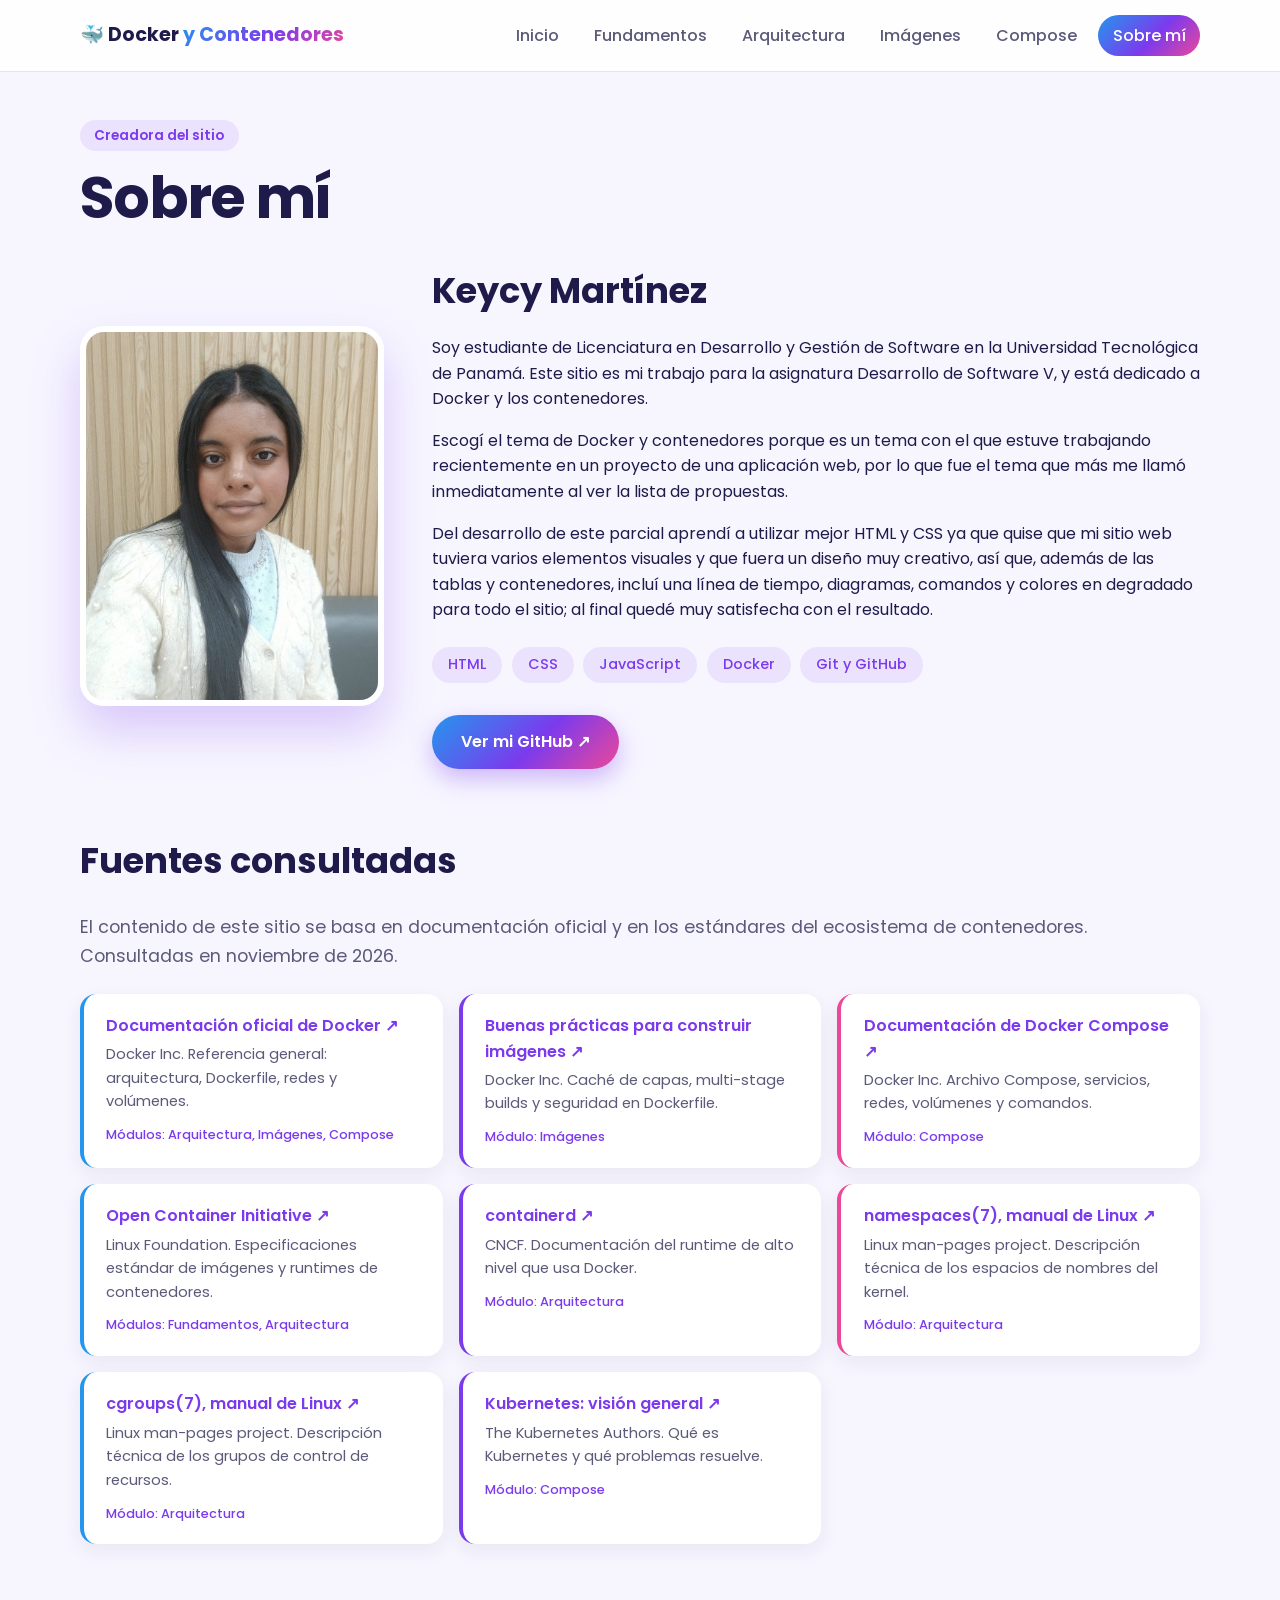
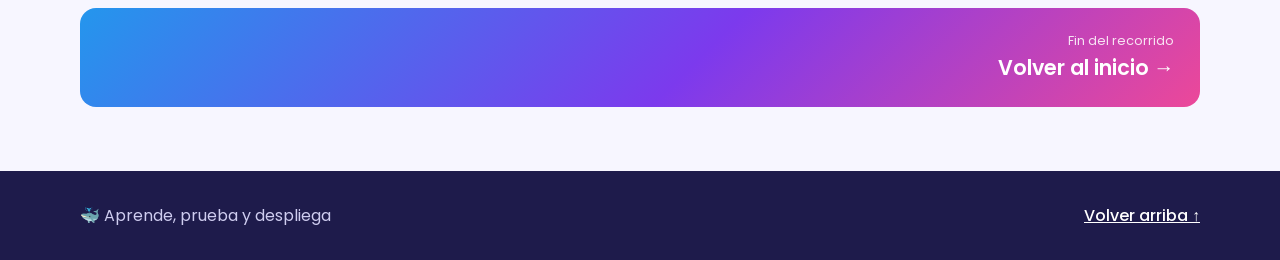
<file: creador.html>
<!DOCTYPE html>
<html lang="es">

<head>
    <meta charset="UTF-8">
    <meta name="viewport" content="width=device-width, initial-scale=1.0">
    <meta name="description" content="Reseña de la creadora del sitio y fuentes consultadas.">
    <title>Sobre mí | Docker y Contenedores</title>
    <link rel="preconnect" href="https://fonts.googleapis.com">
    <link rel="preconnect" href="https://fonts.gstatic.com" crossorigin>
    <link href="https://fonts.googleapis.com/css2?family=Poppins:wght@400;500;600;700&display=swap" rel="stylesheet">
    <link rel="stylesheet" href="css/estilos.css">
</head>

<body>
    <a class="skip-link" href="#contenido">Saltar al contenido</a>

    <header class="site-header">
        <div class="container header-layout">
            <a class="brand" href="index.html">🐳 Docker <span>y Contenedores</span></a>
            <button class="menu-toggle" type="button" aria-label="Abrir menú" aria-expanded="false"
                aria-controls="nav-principal">☰</button>
            <nav id="nav-principal" aria-label="Navegación principal">
                <ul class="nav-list">
                    <li><a href="index.html">Inicio</a></li>
                    <li><a href="fundamentos.html">Fundamentos</a></li>
                    <li><a href="arquitectura.html">Arquitectura</a></li>
                    <li><a href="imagenes.html">Imágenes</a></li>
                    <li><a href="compose.html">Compose</a></li>
                    <li><a href="creador.html" class="activo" aria-current="page">Sobre mí</a></li>
                </ul>
            </nav>
        </div>
    </header>

    <main id="contenido" class="container">
        <section class="page-intro">
            <p class="eyebrow">Creadora del sitio</p>
            <h1>Sobre mí</h1>
        </section>

        <section class="perfil">
            <figure>
                <img src="img/creador.jpg"
                    alt="Retrato de la creadora del sitio: cabello largo y oscuro, cárdigan blanco, frente a una pared de madera clara"
                    width="800" height="999">
            </figure>

            <div class="perfil-texto">
                <h2>Keycy Martínez</h2>
                <p>Soy estudiante de Licenciatura en Desarrollo y Gestión de Software en la Universidad Tecnológica de
                    Panamá. Este sitio es mi trabajo para la asignatura Desarrollo de Software V, y está dedicado a
                    Docker y los contenedores.</p>
                <p>Escogí el tema de Docker y contenedores porque es un tema con el que estuve trabajando recientemente
                    en un proyecto de una aplicación web, por lo que fue el tema que más me llamó inmediatamente al ver
                    la lista de propuestas.</p>
                <p>Del desarrollo de este parcial aprendí a utilizar mejor HTML y CSS ya que quise que mi sitio web
                    tuviera varios elementos visuales y que fuera un diseño muy creativo, así que, además de las tablas
                    y contenedores, incluí una línea de tiempo, diagramas, comandos y colores en degradado para todo el
                    sitio; al final quedé muy satisfecha con el resultado.</p>

                <ul class="datos" aria-label="Tecnologías utilizadas">
                    <li>HTML</li>
                    <li>CSS</li>
                    <li>JavaScript</li>
                    <li>Docker</li>
                    <li>Git y GitHub</li>
                </ul>

                <a class="button" href="https://github.com/KeycyMartinez/Parcial-2">Ver mi GitHub ↗</a>
            </div>
        </section>

        <section class="fuentes-seccion" id="fuentes">
            <h2>Fuentes consultadas</h2>
            <p class="lead">El contenido de este sitio se basa en documentación oficial y en los estándares del
                ecosistema de contenedores. Consultadas en noviembre de 2026.</p>

            <ul class="fuentes">
                <li>
                    <a href="https://docs.docker.com/">Documentación oficial de Docker ↗</a>
                    <p>Docker Inc. Referencia general: arquitectura, Dockerfile, redes y volúmenes.</p>
                    <span class="uso">Módulos: Arquitectura, Imágenes, Compose</span>
                </li>
                <li>
                    <a href="https://docs.docker.com/build/building/best-practices/">Buenas prácticas para construir
                        imágenes ↗</a>
                    <p>Docker Inc. Caché de capas, multi-stage builds y seguridad en Dockerfile.</p>
                    <span class="uso">Módulo: Imágenes</span>
                </li>
                <li>
                    <a href="https://docs.docker.com/compose/">Documentación de Docker Compose ↗</a>
                    <p>Docker Inc. Archivo Compose, servicios, redes, volúmenes y comandos.</p>
                    <span class="uso">Módulo: Compose</span>
                </li>
                <li>
                    <a href="https://opencontainers.org/">Open Container Initiative ↗</a>
                    <p>Linux Foundation. Especificaciones estándar de imágenes y runtimes de contenedores.</p>
                    <span class="uso">Módulos: Fundamentos, Arquitectura</span>
                </li>
                <li>
                    <a href="https://containerd.io/">containerd ↗</a>
                    <p>CNCF. Documentación del runtime de alto nivel que usa Docker.</p>
                    <span class="uso">Módulo: Arquitectura</span>
                </li>
                <li>
                    <a href="https://man7.org/linux/man-pages/man7/namespaces.7.html">namespaces(7), manual de Linux
                        ↗</a>
                    <p>Linux man-pages project. Descripción técnica de los espacios de nombres del kernel.</p>
                    <span class="uso">Módulo: Arquitectura</span>
                </li>
                <li>
                    <a href="https://man7.org/linux/man-pages/man7/cgroups.7.html">cgroups(7), manual de Linux ↗</a>
                    <p>Linux man-pages project. Descripción técnica de los grupos de control de recursos.</p>
                    <span class="uso">Módulo: Arquitectura</span>
                </li>
                <li>
                    <a href="https://kubernetes.io/docs/concepts/overview/">Kubernetes: visión general ↗</a>
                    <p>The Kubernetes Authors. Qué es Kubernetes y qué problemas resuelve.</p>
                    <span class="uso">Módulo: Compose</span>
                </li>
            </ul>
        </section>

        <a class="pagina-siguiente" href="index.html">
            <span>Fin del recorrido</span>
            Volver al inicio →
        </a>
    </main>

    <footer class="site-footer">
        <div class="container footer-layout">
            <p>🐳 Aprende, prueba y despliega</p>
            <a href="#contenido">Volver arriba ↑</a>
        </div>
    </footer>
    <script src="js/script.js" defer></script>
</body>

</html>
</file>
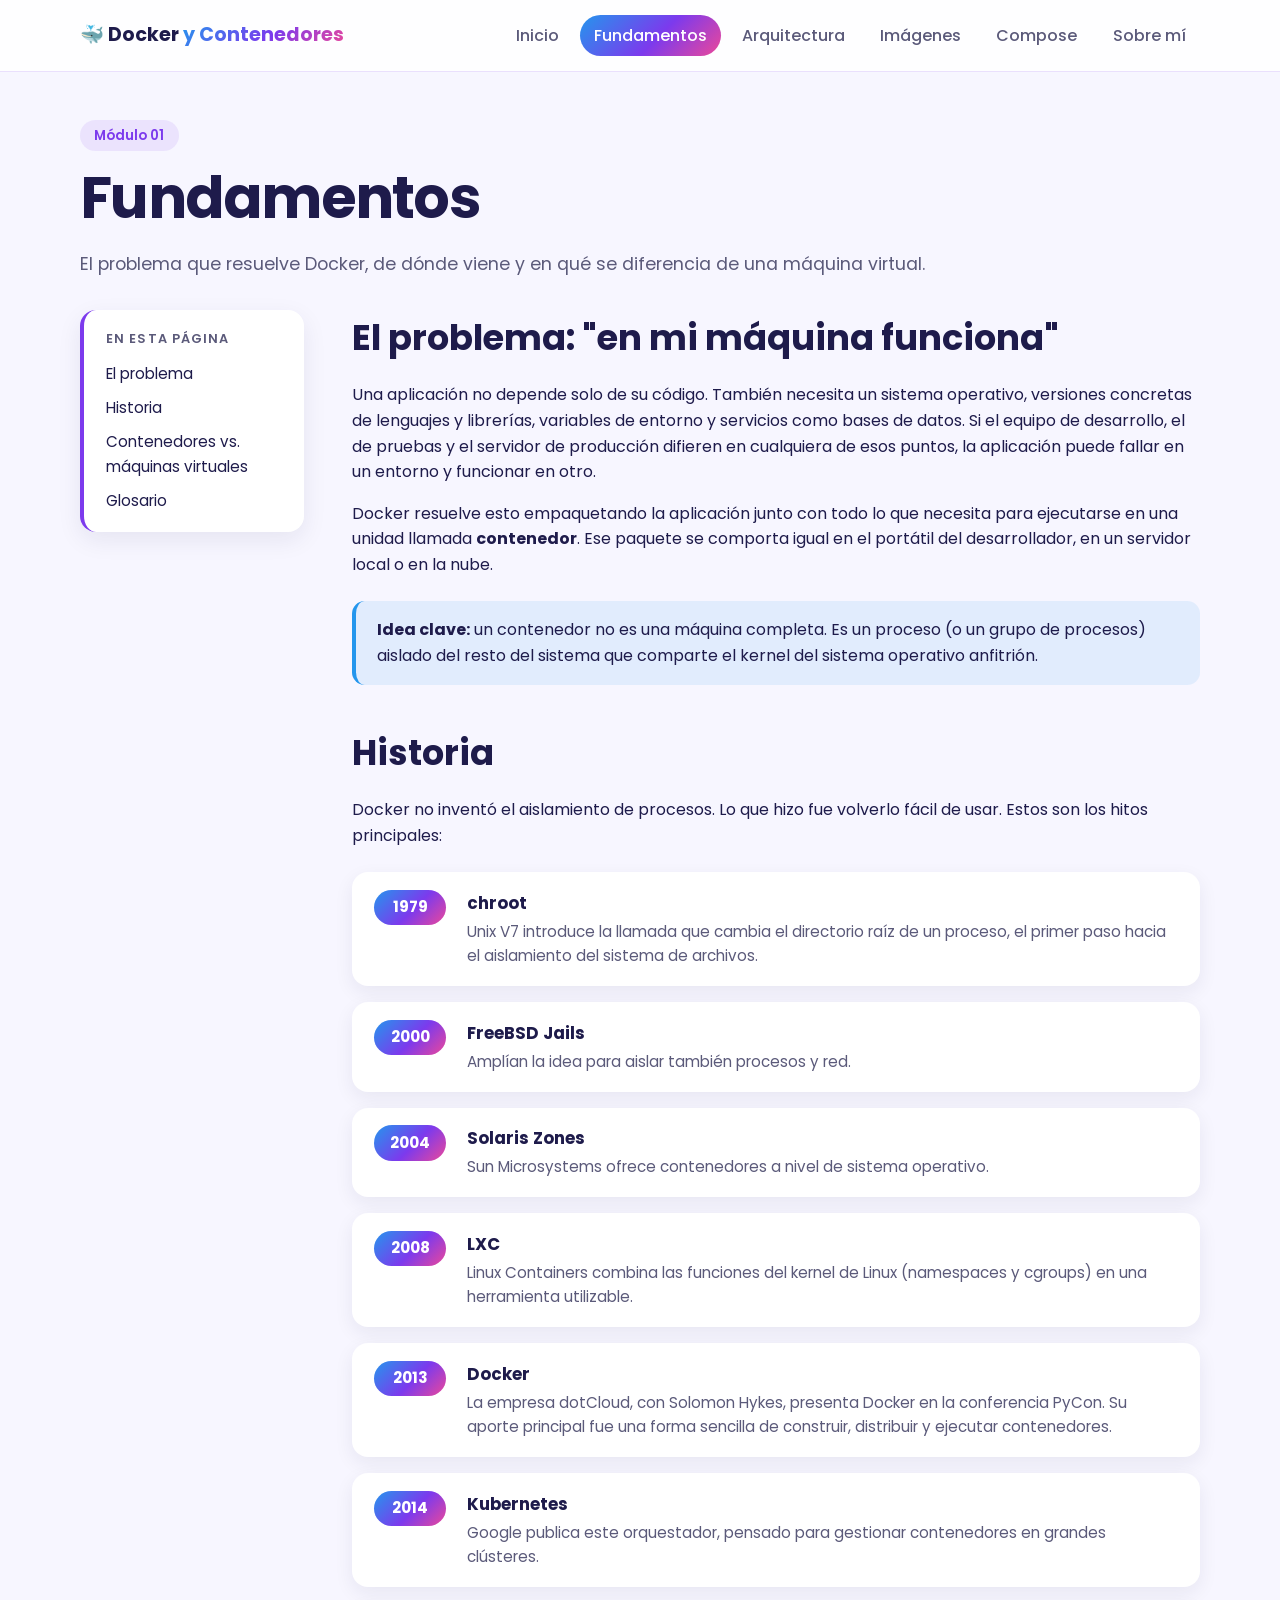
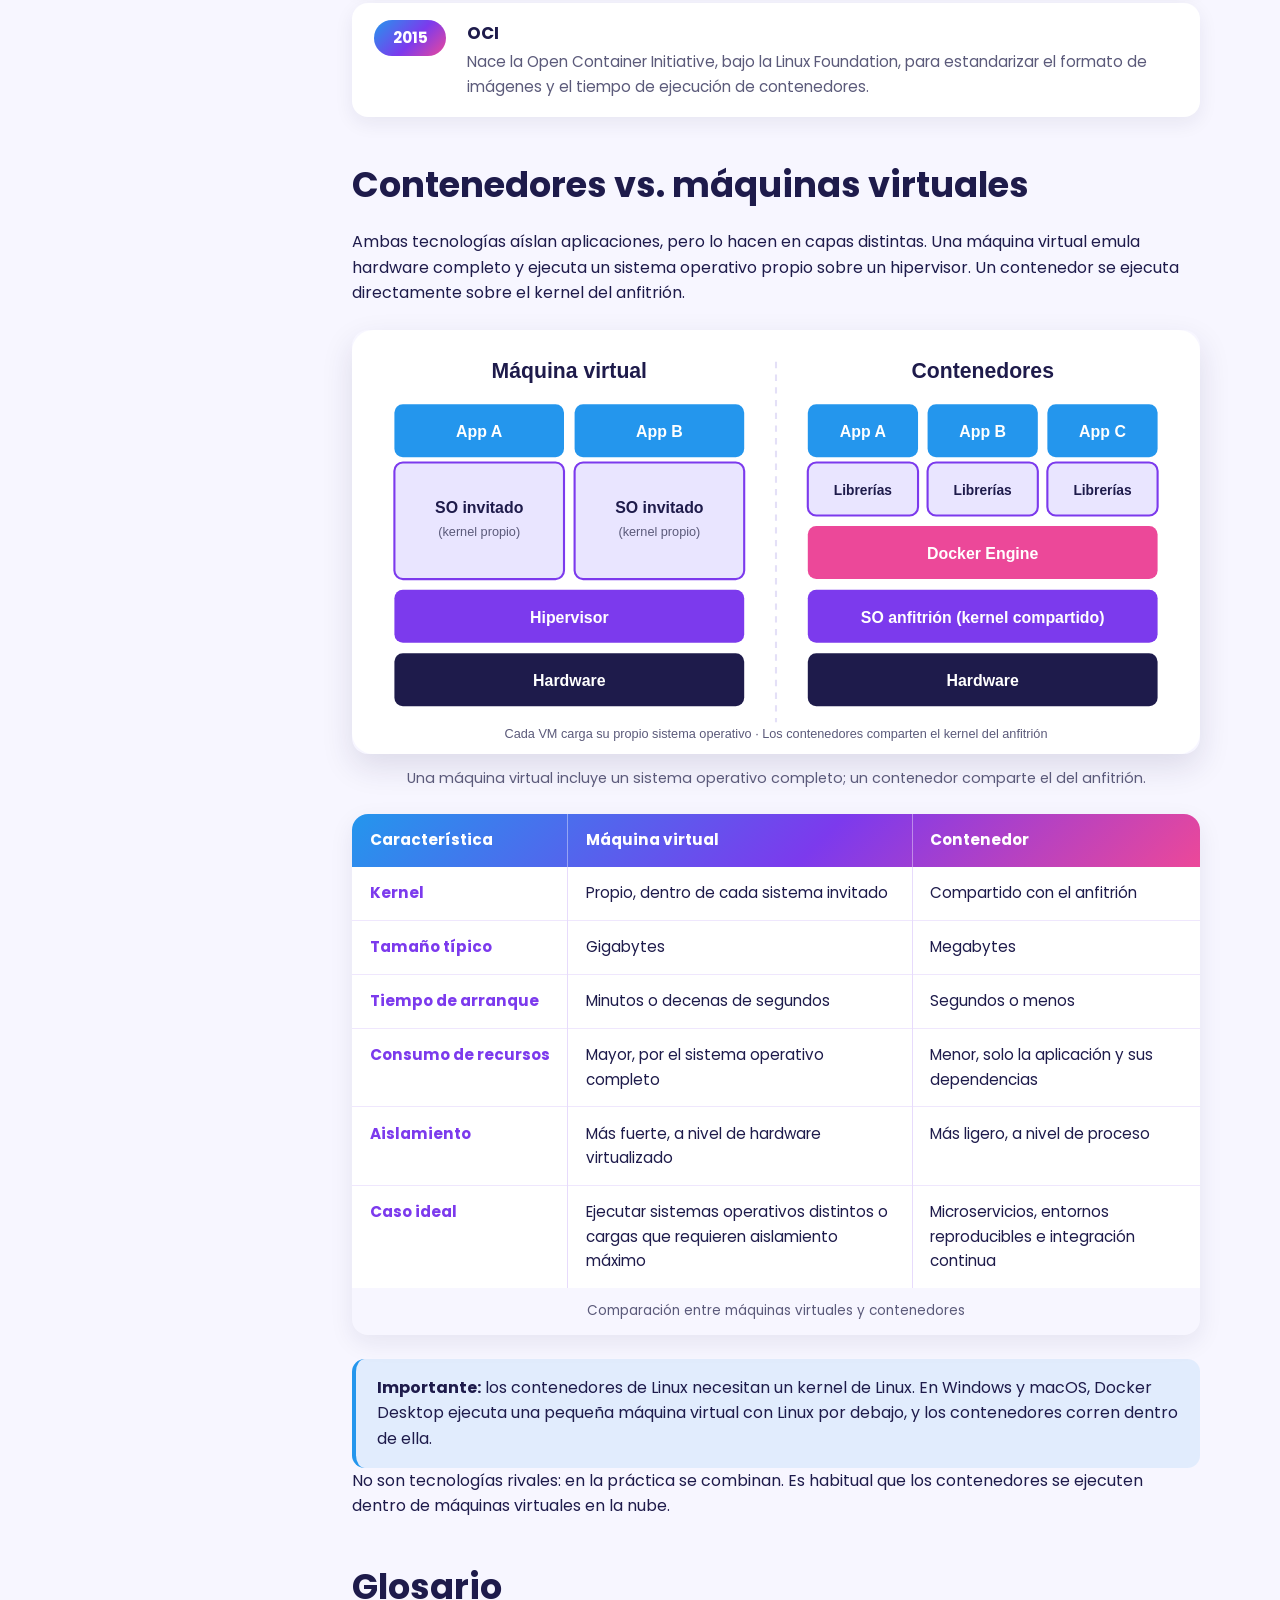
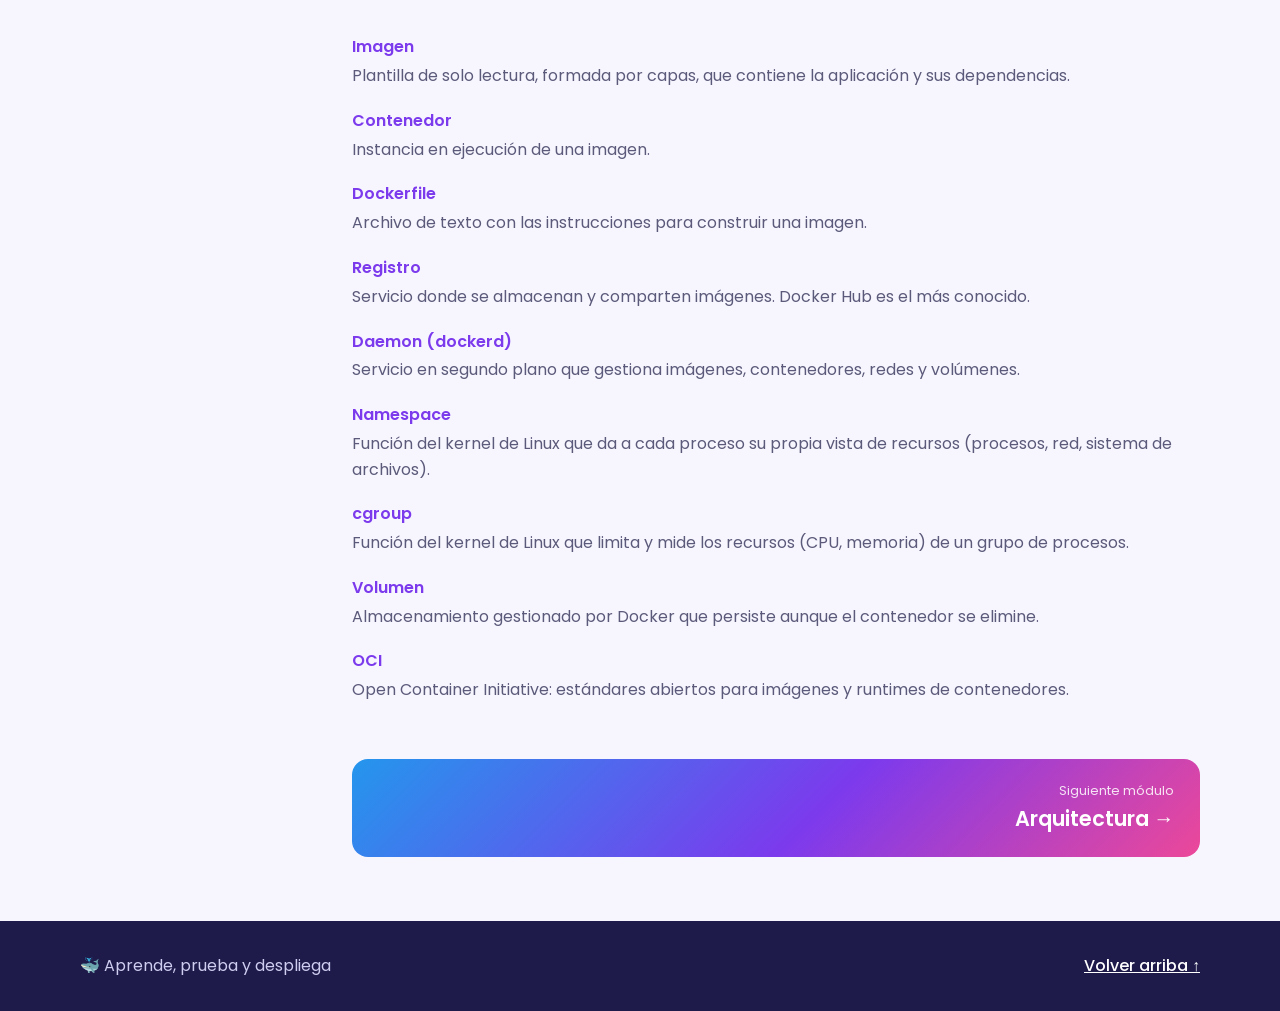
<file: fundamentos.html>
<!DOCTYPE html>
<html lang="es">

<head>
    <meta charset="UTF-8">
    <meta name="viewport" content="width=device-width, initial-scale=1.0">
    <meta name="description"
        content="Qué problema resuelve Docker, su historia y en qué se diferencian los contenedores de las máquinas virtuales.">
    <title>Fundamentos | Docker y Contenedores</title>
    <link rel="preconnect" href="https://fonts.googleapis.com">
    <link rel="preconnect" href="https://fonts.gstatic.com" crossorigin>
    <link href="https://fonts.googleapis.com/css2?family=Poppins:wght@400;500;600;700&display=swap" rel="stylesheet">
    <link rel="stylesheet" href="css/estilos.css">
</head>

<body>
    <a class="skip-link" href="#contenido">Saltar al contenido</a>

    <header class="site-header">
        <div class="container header-layout">
            <a class="brand" href="index.html">🐳 Docker <span>y Contenedores</span></a>
            <button class="menu-toggle" type="button" aria-label="Abrir menú" aria-expanded="false"
                aria-controls="nav-principal">☰</button>
            <nav id="nav-principal" aria-label="Navegación principal">
                <ul class="nav-list">
                    <li><a href="index.html">Inicio</a></li>
                    <li><a href="fundamentos.html" class="activo" aria-current="page">Fundamentos</a></li>
                    <li><a href="arquitectura.html">Arquitectura</a></li>
                    <li><a href="imagenes.html">Imágenes</a></li>
                    <li><a href="compose.html">Compose</a></li>
                    <li><a href="creador.html">Sobre mí</a></li>
                </ul>
            </nav>
        </div>
    </header>

    <main id="contenido" class="container">
        <section class="page-intro">
            <p class="eyebrow">Módulo 01</p>
            <h1>Fundamentos</h1>
            <p class="lead">El problema que resuelve Docker, de dónde viene y en qué se diferencia de una máquina
                virtual.</p>
        </section>

        <div class="page-layout">

            <aside class="toc">
                <nav aria-label="Contenido de esta página">
                    <p class="toc-titulo">En esta página</p>
                    <ul>
                        <li><a href="#problema">El problema</a></li>
                        <li><a href="#historia">Historia</a></li>
                        <li><a href="#contenedores-vs-vm">Contenedores vs. máquinas virtuales</a></li>
                        <li><a href="#glosario">Glosario</a></li>
                    </ul>
                </nav>
            </aside>

            <div class="contenido-pagina">

                <section id="problema">
                    <h2>El problema: "en mi máquina funciona"</h2>
                    <p>Una aplicación no depende solo de su código. También necesita un sistema operativo, versiones
                        concretas de lenguajes y librerías, variables de entorno y servicios como bases de datos. Si el
                        equipo de desarrollo, el de pruebas y el servidor de producción difieren en cualquiera de esos
                        puntos, la aplicación puede fallar en un entorno y funcionar en otro.</p>
                    <p>Docker resuelve esto empaquetando la aplicación junto con todo lo que necesita para ejecutarse en
                        una unidad llamada <strong>contenedor</strong>. Ese paquete se comporta igual en el portátil del
                        desarrollador, en un servidor local o en la nube.</p>
                    <div class="nota">
                        <strong>Idea clave:</strong> un contenedor no es una máquina completa. Es un proceso (o un grupo
                        de procesos) aislado del resto del sistema que comparte el kernel del sistema operativo
                        anfitrión.
                    </div>
                </section>

                <section id="historia">
                    <h2>Historia</h2>
                    <p>Docker no inventó el aislamiento de procesos. Lo que hizo fue volverlo fácil de usar. Estos son
                        los hitos principales:</p>
                    <ol class="linea-tiempo">
                        <li>
                            <span class="anio">1979</span>
                            <div>
                                <h3>chroot</h3>
                                <p>Unix V7 introduce la llamada que cambia el directorio raíz de un proceso, el primer
                                    paso hacia el aislamiento del sistema de archivos.</p>
                            </div>
                        </li>
                        <li>
                            <span class="anio">2000</span>
                            <div>
                                <h3>FreeBSD Jails</h3>
                                <p>Amplían la idea para aislar también procesos y red.</p>
                            </div>
                        </li>
                        <li>
                            <span class="anio">2004</span>
                            <div>
                                <h3>Solaris Zones</h3>
                                <p>Sun Microsystems ofrece contenedores a nivel de sistema operativo.</p>
                            </div>
                        </li>
                        <li>
                            <span class="anio">2008</span>
                            <div>
                                <h3>LXC</h3>
                                <p>Linux Containers combina las funciones del kernel de Linux (namespaces y cgroups) en
                                    una herramienta utilizable.</p>
                            </div>
                        </li>
                        <li>
                            <span class="anio">2013</span>
                            <div>
                                <h3>Docker</h3>
                                <p>La empresa dotCloud, con Solomon Hykes, presenta Docker en la conferencia PyCon. Su
                                    aporte principal fue una forma sencilla de construir, distribuir y ejecutar
                                    contenedores.</p>
                            </div>
                        </li>
                        <li>
                            <span class="anio">2014</span>
                            <div>
                                <h3>Kubernetes</h3>
                                <p>Google publica este orquestador, pensado para gestionar contenedores en grandes
                                    clústeres.</p>
                            </div>
                        </li>
                        <li>
                            <span class="anio">2015</span>
                            <div>
                                <h3>OCI</h3>
                                <p>Nace la Open Container Initiative, bajo la Linux Foundation, para estandarizar el
                                    formato de imágenes y el tiempo de ejecución de contenedores.</p>
                            </div>
                        </li>
                    </ol>
                </section>

                <section id="contenedores-vs-vm">
                    <h2>Contenedores vs. máquinas virtuales</h2>
                    <p>Ambas tecnologías aíslan aplicaciones, pero lo hacen en capas distintas. Una máquina virtual
                        emula hardware completo y ejecuta un sistema operativo propio sobre un hipervisor. Un contenedor
                        se ejecuta directamente sobre el kernel del anfitrión.</p>

                    <figure class="figura">
                        <img src="img/vm-vs-contenedor.svg"
                            alt="Diagrama comparativo: a la izquierda una máquina virtual con hipervisor y sistema operativo invitado; a la derecha un contenedor sobre el motor de contenedores y el kernel del anfitrión"
                            width="800" height="400">
                        <figcaption>Una máquina virtual incluye un sistema operativo completo; un contenedor comparte el
                            del anfitrión.</figcaption>
                    </figure>

                    <div class="tabla-scroll">
                        <table>
                            <caption>Comparación entre máquinas virtuales y contenedores</caption>
                            <thead>
                                <tr>
                                    <th scope="col">Característica</th>
                                    <th scope="col">Máquina virtual</th>
                                    <th scope="col">Contenedor</th>
                                </tr>
                            </thead>
                            <tbody>
                                <tr>
                                    <th scope="row">Kernel</th>
                                    <td>Propio, dentro de cada sistema invitado</td>
                                    <td>Compartido con el anfitrión</td>
                                </tr>
                                <tr>
                                    <th scope="row">Tamaño típico</th>
                                    <td>Gigabytes</td>
                                    <td>Megabytes</td>
                                </tr>
                                <tr>
                                    <th scope="row">Tiempo de arranque</th>
                                    <td>Minutos o decenas de segundos</td>
                                    <td>Segundos o menos</td>
                                </tr>
                                <tr>
                                    <th scope="row">Consumo de recursos</th>
                                    <td>Mayor, por el sistema operativo completo</td>
                                    <td>Menor, solo la aplicación y sus dependencias</td>
                                </tr>
                                <tr>
                                    <th scope="row">Aislamiento</th>
                                    <td>Más fuerte, a nivel de hardware virtualizado</td>
                                    <td>Más ligero, a nivel de proceso</td>
                                </tr>
                                <tr>
                                    <th scope="row">Caso ideal</th>
                                    <td>Ejecutar sistemas operativos distintos o cargas que requieren aislamiento máximo
                                    </td>
                                    <td>Microservicios, entornos reproducibles e integración continua</td>
                                </tr>
                            </tbody>
                        </table>
                    </div>

                    <div class="nota">
                        <strong>Importante:</strong> los contenedores de Linux necesitan un kernel de Linux. En Windows
                        y macOS, Docker Desktop ejecuta una pequeña máquina virtual con Linux por debajo, y los
                        contenedores corren dentro de ella.
                    </div>
                    <p>No son tecnologías rivales: en la práctica se combinan. Es habitual que los contenedores se
                        ejecuten dentro de máquinas virtuales en la nube.</p>
                </section>

                <section id="glosario">
                    <h2>Glosario</h2>
                    <dl class="glosario">
                        <dt>Imagen</dt>
                        <dd>Plantilla de solo lectura, formada por capas, que contiene la aplicación y sus dependencias.
                        </dd>
                        <dt>Contenedor</dt>
                        <dd>Instancia en ejecución de una imagen.</dd>
                        <dt>Dockerfile</dt>
                        <dd>Archivo de texto con las instrucciones para construir una imagen.</dd>
                        <dt>Registro</dt>
                        <dd>Servicio donde se almacenan y comparten imágenes. Docker Hub es el más conocido.</dd>
                        <dt>Daemon (dockerd)</dt>
                        <dd>Servicio en segundo plano que gestiona imágenes, contenedores, redes y volúmenes.</dd>
                        <dt>Namespace</dt>
                        <dd>Función del kernel de Linux que da a cada proceso su propia vista de recursos (procesos,
                            red, sistema de archivos).</dd>
                        <dt>cgroup</dt>
                        <dd>Función del kernel de Linux que limita y mide los recursos (CPU, memoria) de un grupo de
                            procesos.</dd>
                        <dt>Volumen</dt>
                        <dd>Almacenamiento gestionado por Docker que persiste aunque el contenedor se elimine.</dd>
                        <dt>OCI</dt>
                        <dd>Open Container Initiative: estándares abiertos para imágenes y runtimes de contenedores.
                        </dd>
                    </dl>
                </section>

                <a class="pagina-siguiente" href="arquitectura.html">
                    <span>Siguiente módulo</span>
                    Arquitectura →
                </a>

            </div>
        </div>
    </main>

    <footer class="site-footer">
        <div class="container footer-layout">
            <p>🐳 Aprende, prueba y despliega</p>
            <a href="#contenido">Volver arriba ↑</a>
        </div>
    </footer>
    <script src="js/script.js" defer></script>
</body>

</html>
</file>
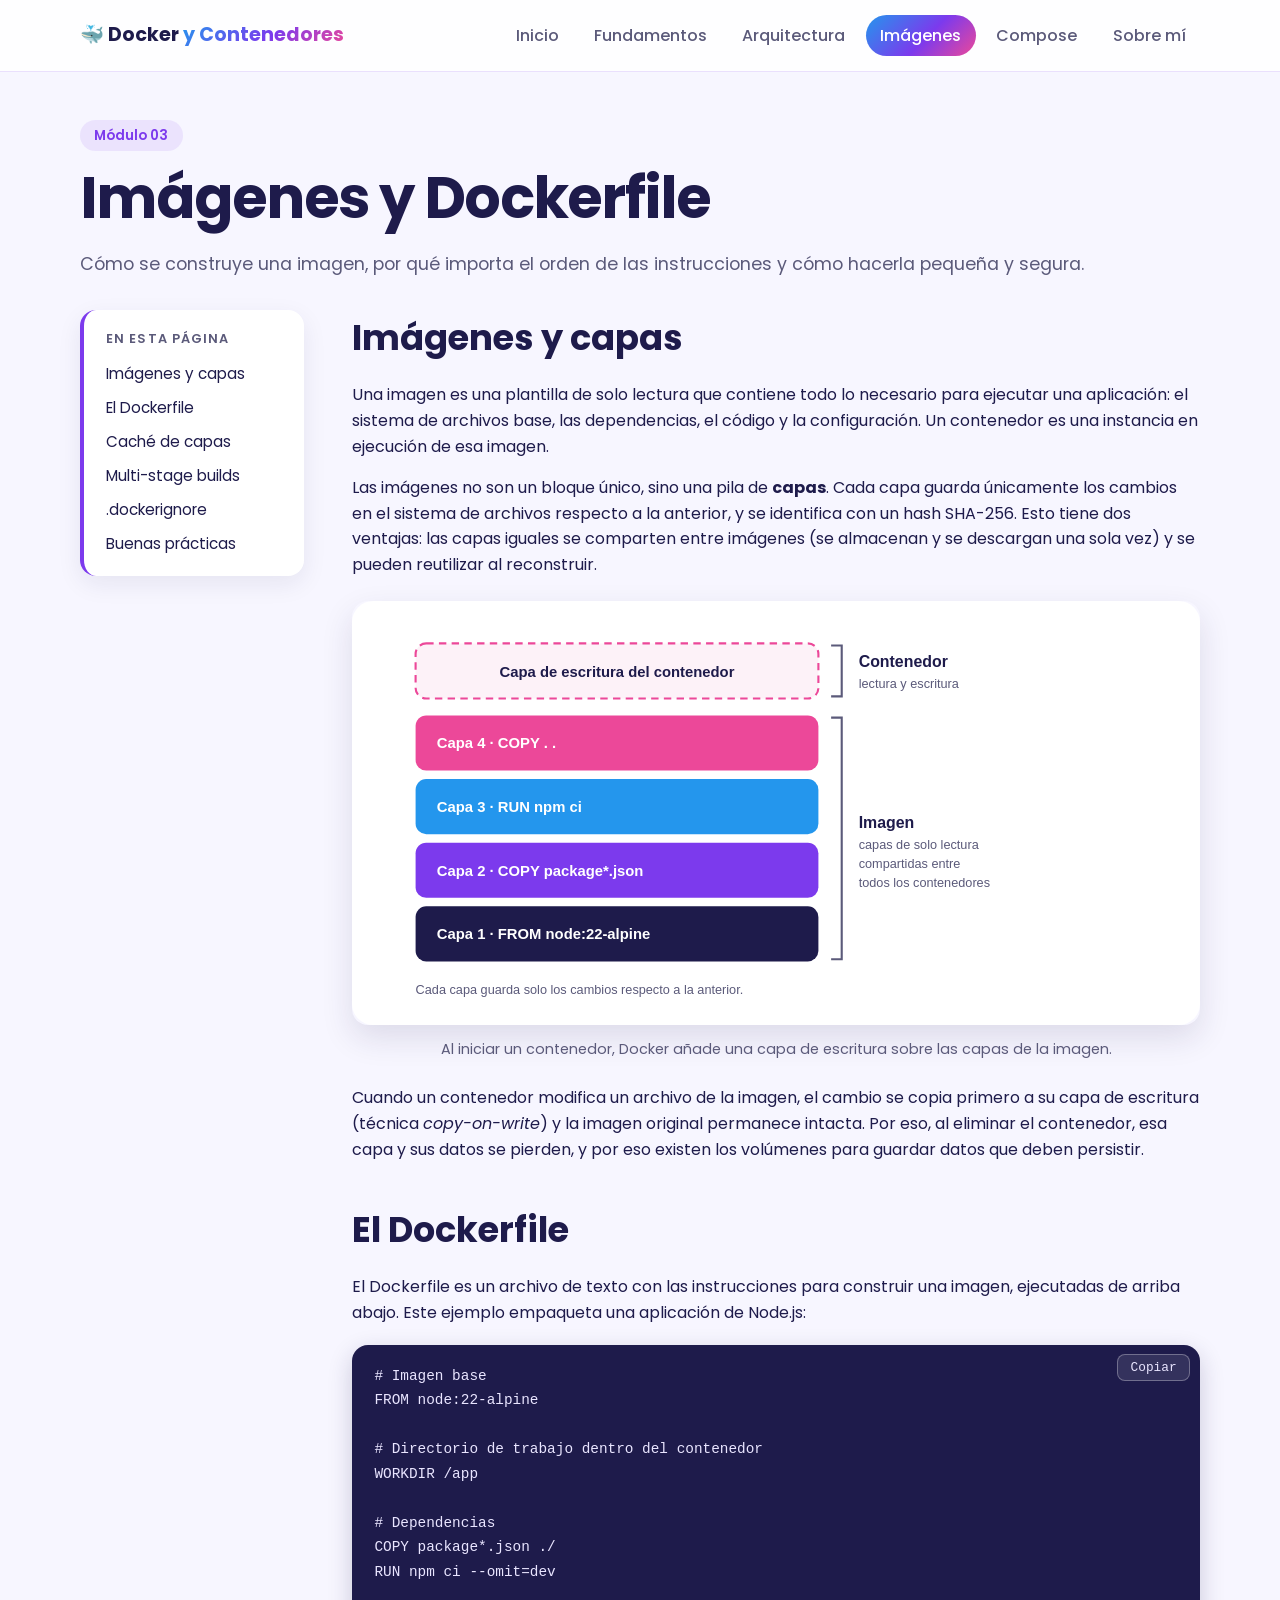
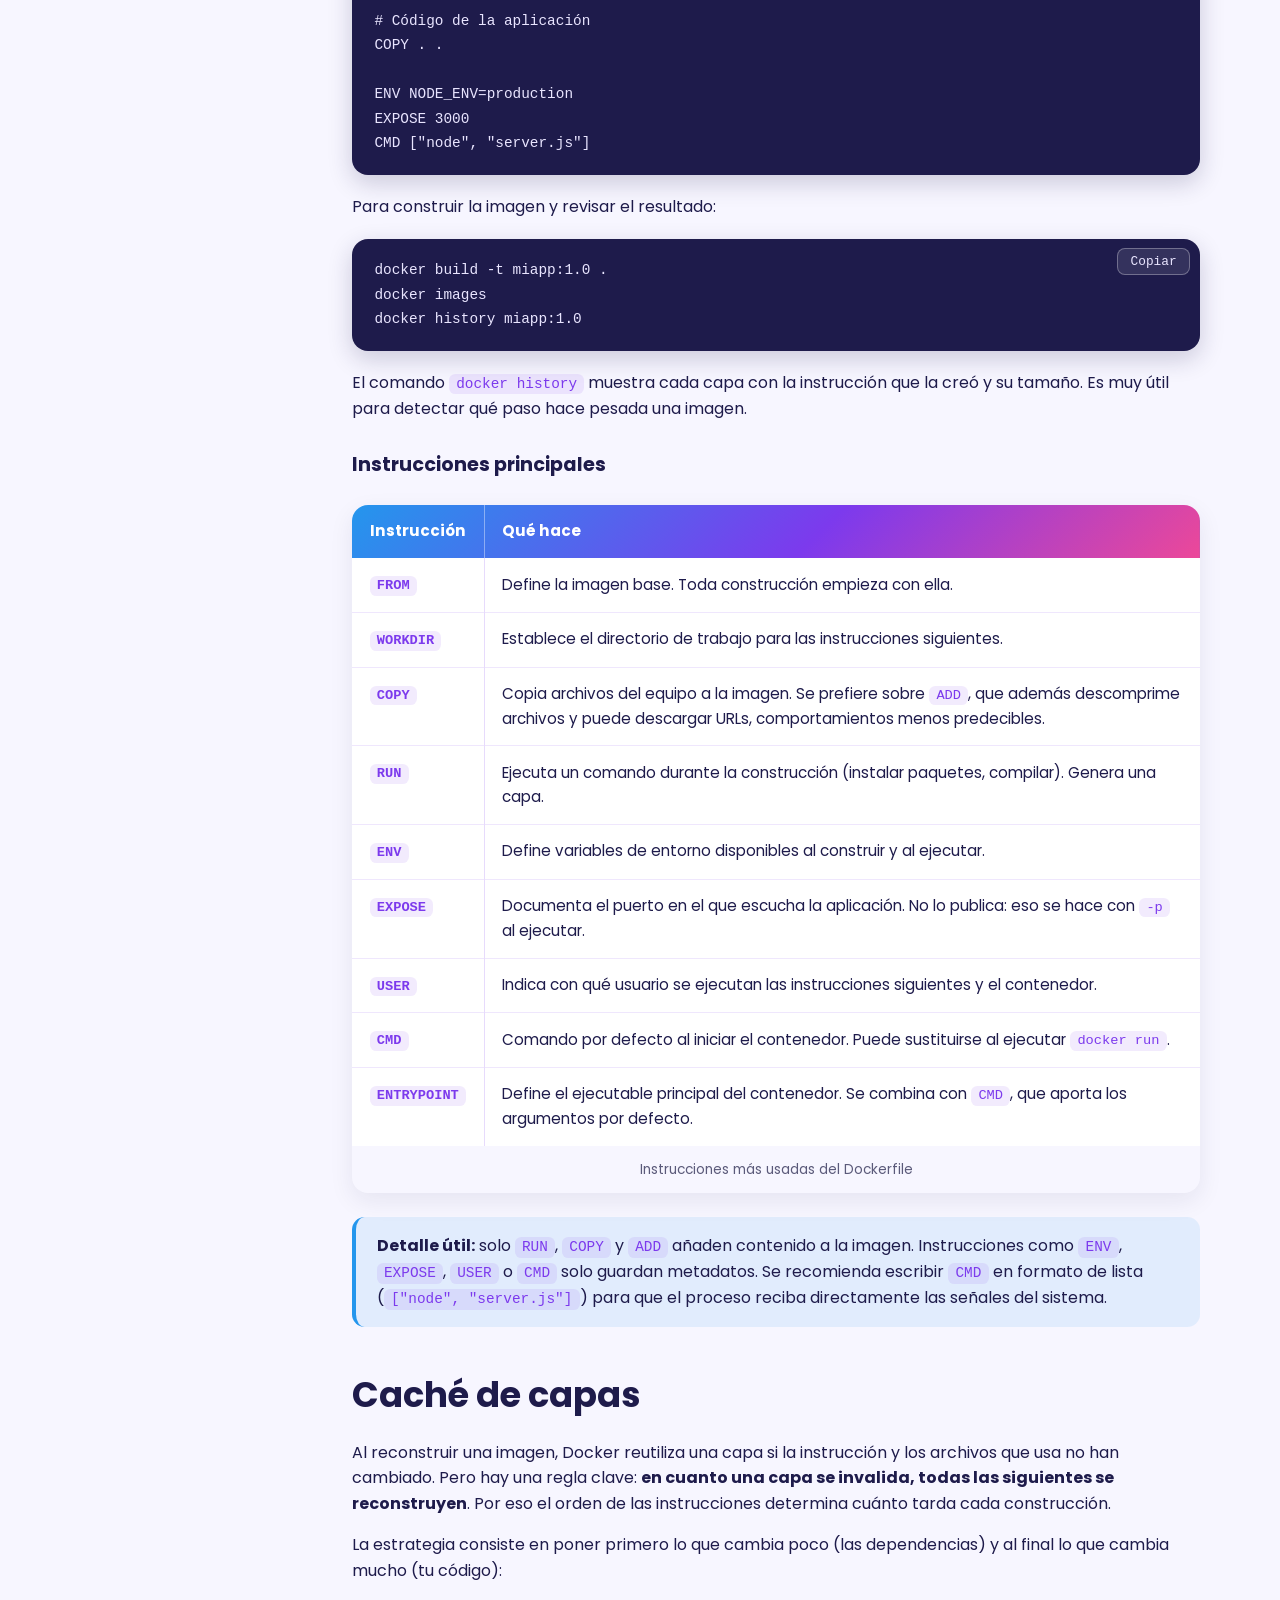
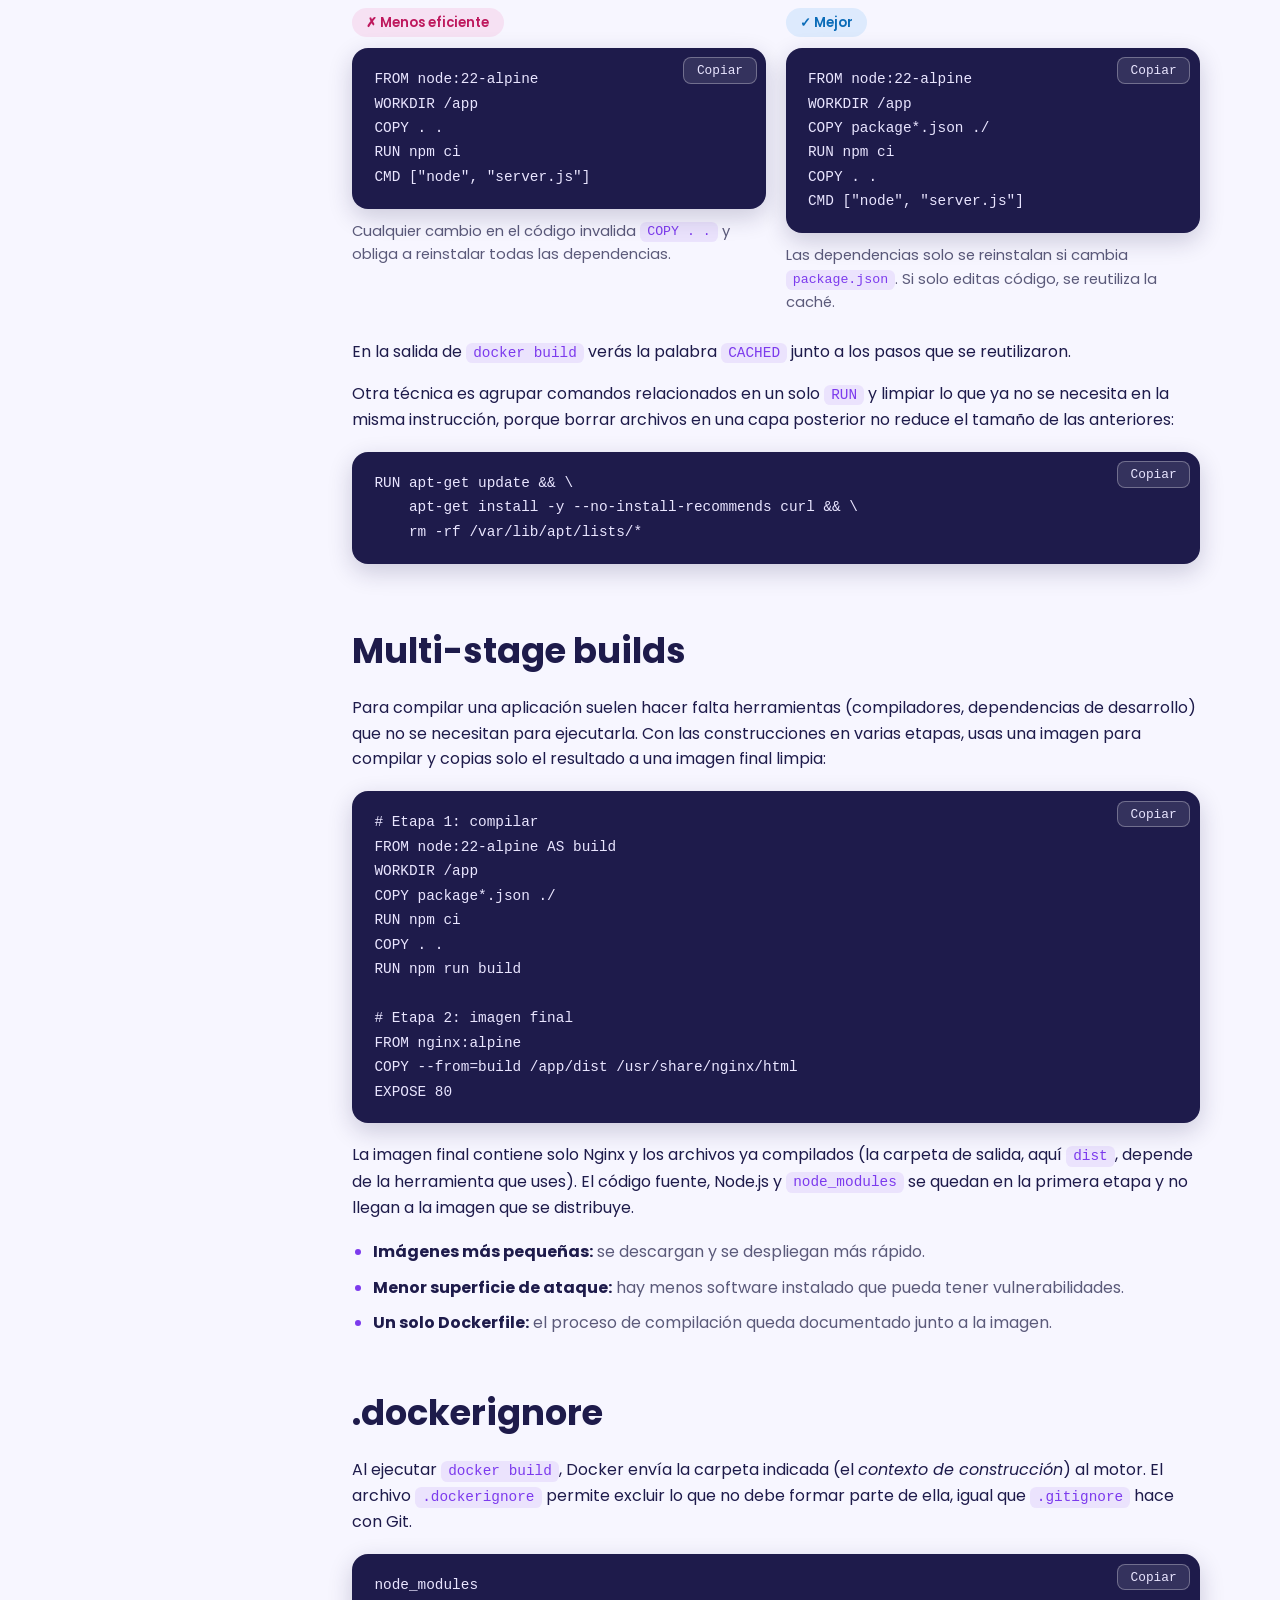
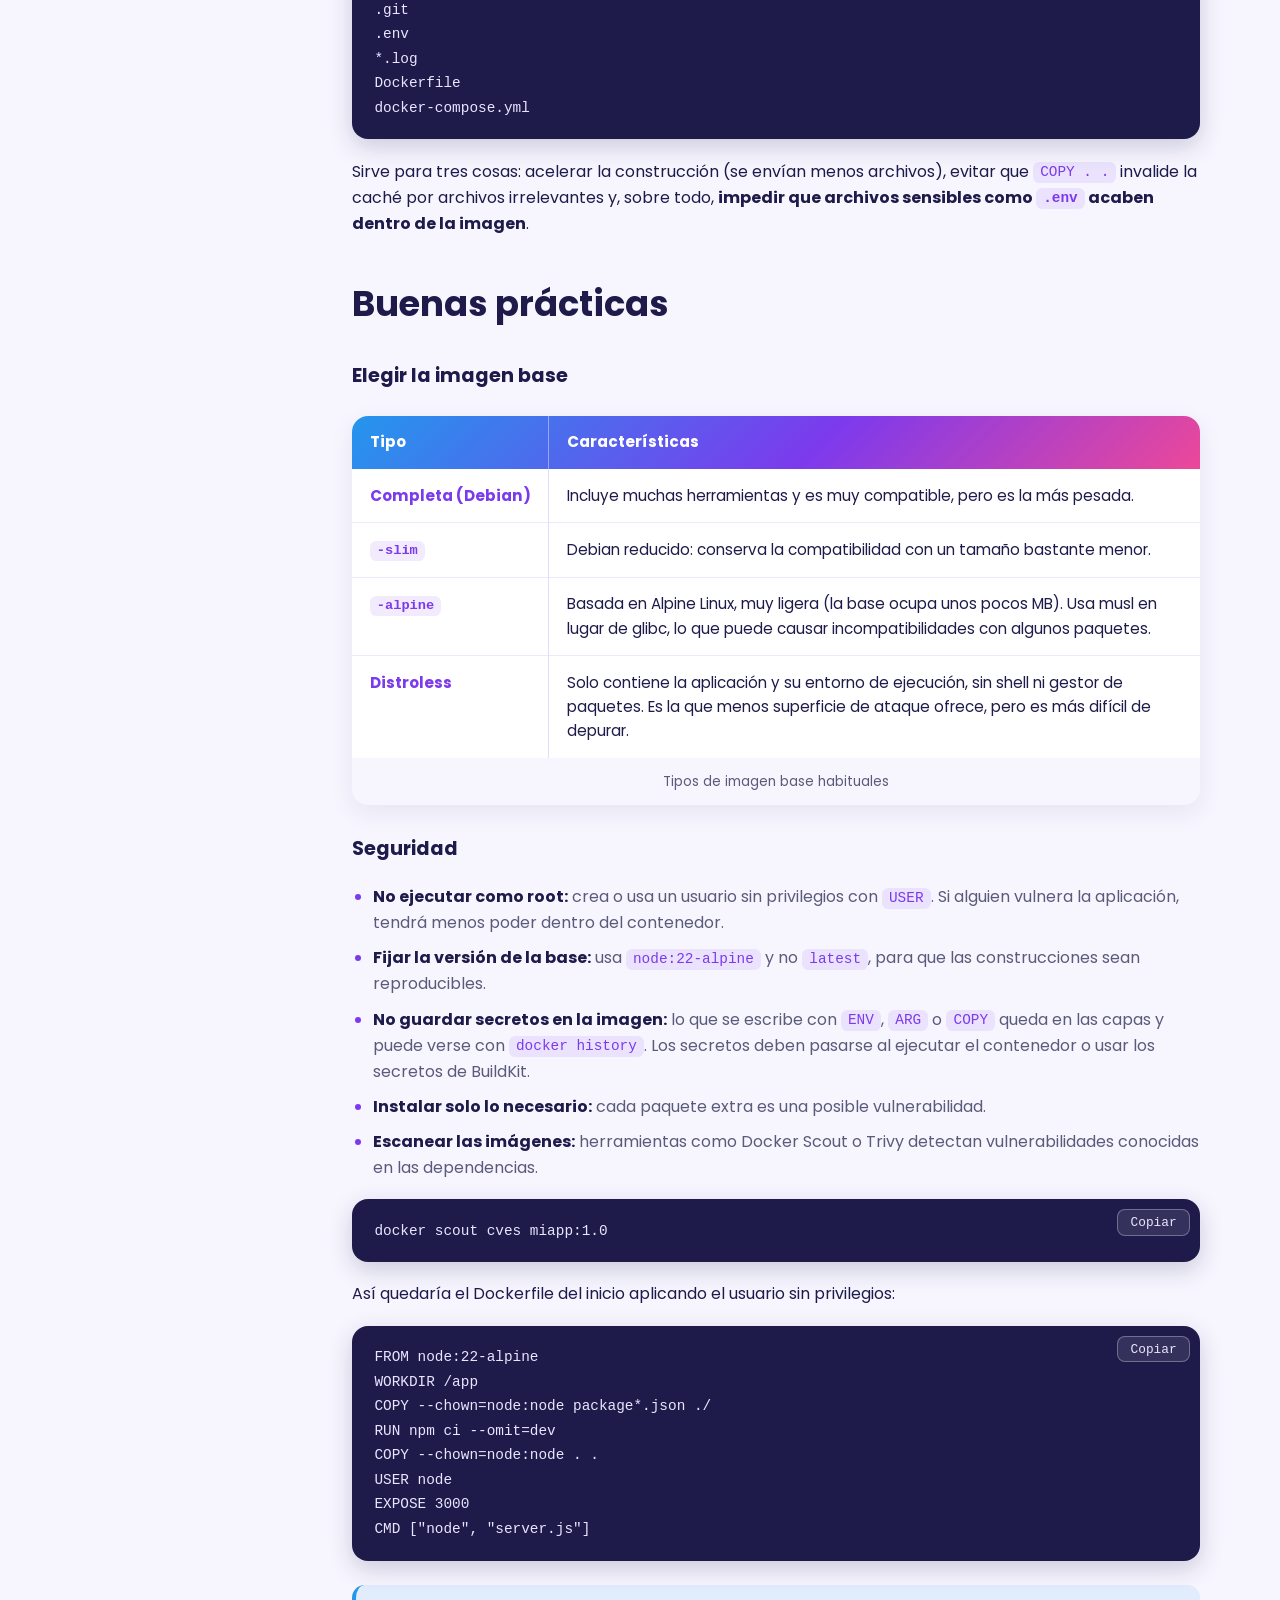
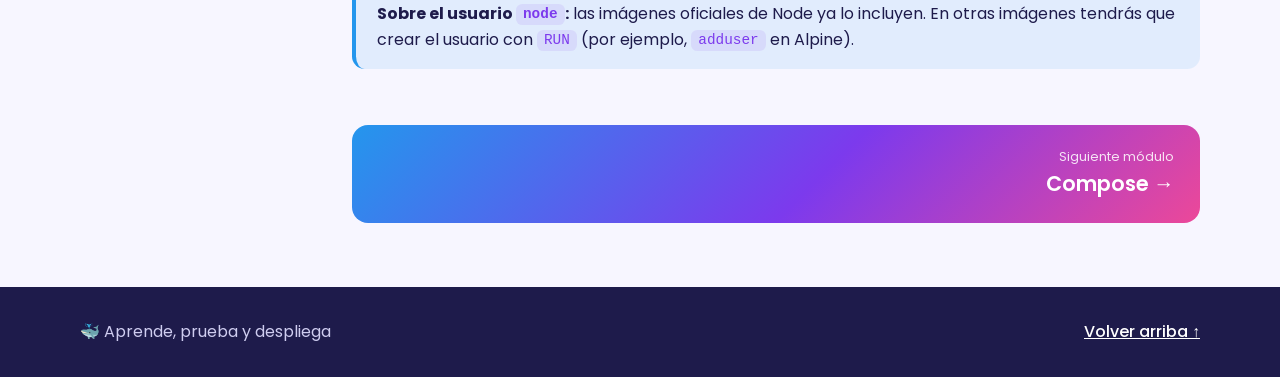
<file: imagenes.html>
<!DOCTYPE html>
<html lang="es">

<head>
    <meta charset="UTF-8">
    <meta name="viewport" content="width=device-width, initial-scale=1.0">
    <meta name="description"
        content="Capas de una imagen, Dockerfile, caché, multi-stage builds y buenas prácticas de seguridad.">
    <title>Imágenes | Docker y Contenedores</title>
    <link rel="preconnect" href="https://fonts.googleapis.com">
    <link rel="preconnect" href="https://fonts.gstatic.com" crossorigin>
    <link href="https://fonts.googleapis.com/css2?family=Poppins:wght@400;500;600;700&display=swap" rel="stylesheet">
    <link rel="stylesheet" href="css/estilos.css">
</head>

<body>
    <a class="skip-link" href="#contenido">Saltar al contenido</a>

    <header class="site-header">
        <div class="container header-layout">
            <a class="brand" href="index.html">🐳 Docker <span>y Contenedores</span></a>
            <button class="menu-toggle" type="button" aria-label="Abrir menú" aria-expanded="false"
                aria-controls="nav-principal">☰</button>
            <nav id="nav-principal" aria-label="Navegación principal">
                <ul class="nav-list">
                    <li><a href="index.html">Inicio</a></li>
                    <li><a href="fundamentos.html">Fundamentos</a></li>
                    <li><a href="arquitectura.html">Arquitectura</a></li>
                    <li><a href="imagenes.html" class="activo" aria-current="page">Imágenes</a></li>
                    <li><a href="compose.html">Compose</a></li>
                    <li><a href="creador.html">Sobre mí</a></li>
                </ul>
            </nav>
        </div>
    </header>

    <main id="contenido" class="container">
        <section class="page-intro">
            <p class="eyebrow">Módulo 03</p>
            <h1>Imágenes y Dockerfile</h1>
            <p class="lead">Cómo se construye una imagen, por qué importa el orden de las instrucciones y cómo hacerla
                pequeña y segura.</p>
        </section>

        <div class="page-layout">

            <aside class="toc">
                <nav aria-label="Contenido de esta página">
                    <p class="toc-titulo">En esta página</p>
                    <ul>
                        <li><a href="#capas">Imágenes y capas</a></li>
                        <li><a href="#dockerfile">El Dockerfile</a></li>
                        <li><a href="#cache">Caché de capas</a></li>
                        <li><a href="#multi-stage">Multi-stage builds</a></li>
                        <li><a href="#dockerignore">.dockerignore</a></li>
                        <li><a href="#buenas-practicas">Buenas prácticas</a></li>
                    </ul>
                </nav>
            </aside>

            <div class="contenido-pagina">

                <section id="capas">
                    <h2>Imágenes y capas</h2>
                    <p>Una imagen es una plantilla de solo lectura que contiene todo lo necesario para ejecutar una
                        aplicación: el sistema de archivos base, las dependencias, el código y la configuración. Un
                        contenedor es una instancia en ejecución de esa imagen.</p>
                    <p>Las imágenes no son un bloque único, sino una pila de <strong>capas</strong>. Cada capa guarda
                        únicamente los cambios en el sistema de archivos respecto a la anterior, y se identifica con un
                        hash SHA-256. Esto tiene dos ventajas: las capas iguales se comparten entre imágenes (se
                        almacenan y se descargan una sola vez) y se pueden reutilizar al reconstruir.</p>

                    <figure class="figura">
                        <img src="img/capas-imagen.svg"
                            alt="Diagrama de capas: una imagen formada por cuatro capas de solo lectura apiladas y, encima, la capa de lectura y escritura del contenedor"
                            width="800" height="400">
                        <figcaption>Al iniciar un contenedor, Docker añade una capa de escritura sobre las capas de la
                            imagen.</figcaption>
                    </figure>

                    <p>Cuando un contenedor modifica un archivo de la imagen, el cambio se copia primero a su capa de
                        escritura (técnica <em>copy-on-write</em>) y la imagen original permanece intacta. Por eso, al
                        eliminar el contenedor, esa capa y sus datos se pierden, y por eso existen los volúmenes para
                        guardar datos que deben persistir.</p>
                </section>

                <section id="dockerfile">
                    <h2>El Dockerfile</h2>
                    <p>El Dockerfile es un archivo de texto con las instrucciones para construir una imagen, ejecutadas
                        de arriba abajo. Este ejemplo empaqueta una aplicación de Node.js:</p>

                    <pre><code># Imagen base
FROM node:22-alpine

# Directorio de trabajo dentro del contenedor
WORKDIR /app

# Dependencias
COPY package*.json ./
RUN npm ci --omit=dev

# Código de la aplicación
COPY . .

ENV NODE_ENV=production
EXPOSE 3000
CMD ["node", "server.js"]</code></pre>

                    <p>Para construir la imagen y revisar el resultado:</p>

                    <pre><code>docker build -t miapp:1.0 .
docker images
docker history miapp:1.0</code></pre>

                    <p>El comando <code>docker history</code> muestra cada capa con la instrucción que la creó y su
                        tamaño. Es muy útil para detectar qué paso hace pesada una imagen.</p>

                    <h3 class="subtitulo">Instrucciones principales</h3>
                    <div class="tabla-scroll">
                        <table>
                            <caption>Instrucciones más usadas del Dockerfile</caption>
                            <thead>
                                <tr>
                                    <th scope="col">Instrucción</th>
                                    <th scope="col">Qué hace</th>
                                </tr>
                            </thead>
                            <tbody>
                                <tr>
                                    <th scope="row"><code>FROM</code></th>
                                    <td>Define la imagen base. Toda construcción empieza con ella.</td>
                                </tr>
                                <tr>
                                    <th scope="row"><code>WORKDIR</code></th>
                                    <td>Establece el directorio de trabajo para las instrucciones siguientes.</td>
                                </tr>
                                <tr>
                                    <th scope="row"><code>COPY</code></th>
                                    <td>Copia archivos del equipo a la imagen. Se prefiere sobre <code>ADD</code>, que
                                        además descomprime archivos y puede descargar URLs, comportamientos menos
                                        predecibles.</td>
                                </tr>
                                <tr>
                                    <th scope="row"><code>RUN</code></th>
                                    <td>Ejecuta un comando durante la construcción (instalar paquetes, compilar). Genera
                                        una capa.</td>
                                </tr>
                                <tr>
                                    <th scope="row"><code>ENV</code></th>
                                    <td>Define variables de entorno disponibles al construir y al ejecutar.</td>
                                </tr>
                                <tr>
                                    <th scope="row"><code>EXPOSE</code></th>
                                    <td>Documenta el puerto en el que escucha la aplicación. No lo publica: eso se hace
                                        con <code>-p</code> al ejecutar.</td>
                                </tr>
                                <tr>
                                    <th scope="row"><code>USER</code></th>
                                    <td>Indica con qué usuario se ejecutan las instrucciones siguientes y el contenedor.
                                    </td>
                                </tr>
                                <tr>
                                    <th scope="row"><code>CMD</code></th>
                                    <td>Comando por defecto al iniciar el contenedor. Puede sustituirse al ejecutar
                                        <code>docker run</code>.</td>
                                </tr>
                                <tr>
                                    <th scope="row"><code>ENTRYPOINT</code></th>
                                    <td>Define el ejecutable principal del contenedor. Se combina con <code>CMD</code>,
                                        que aporta los argumentos por defecto.</td>
                                </tr>
                            </tbody>
                        </table>
                    </div>

                    <div class="nota">
                        <strong>Detalle útil:</strong> solo <code>RUN</code>, <code>COPY</code> y <code>ADD</code>
                        añaden contenido a la imagen. Instrucciones como <code>ENV</code>, <code>EXPOSE</code>,
                        <code>USER</code> o <code>CMD</code> solo guardan metadatos. Se recomienda escribir
                        <code>CMD</code> en formato de lista (<code>["node", "server.js"]</code>) para que el proceso
                        reciba directamente las señales del sistema.
                    </div>
                </section>

                <section id="cache">
                    <h2>Caché de capas</h2>
                    <p>Al reconstruir una imagen, Docker reutiliza una capa si la instrucción y los archivos que usa no
                        han cambiado. Pero hay una regla clave: <strong>en cuanto una capa se invalida, todas las
                            siguientes se reconstruyen</strong>. Por eso el orden de las instrucciones determina cuánto
                        tarda cada construcción.</p>
                    <p>La estrategia consiste en poner primero lo que cambia poco (las dependencias) y al final lo que
                        cambia mucho (tu código):</p>

                    <div class="comparar">
                        <div>
                            <span class="etiqueta mal">✗ Menos eficiente</span>
                            <pre><code>FROM node:22-alpine
WORKDIR /app
COPY . .
RUN npm ci
CMD ["node", "server.js"]</code></pre>
                            <p>Cualquier cambio en el código invalida <code>COPY . .</code> y obliga a reinstalar todas
                                las dependencias.</p>
                        </div>
                        <div>
                            <span class="etiqueta bien">✓ Mejor</span>
                            <pre><code>FROM node:22-alpine
WORKDIR /app
COPY package*.json ./
RUN npm ci
COPY . .
CMD ["node", "server.js"]</code></pre>
                            <p>Las dependencias solo se reinstalan si cambia <code>package.json</code>. Si solo editas
                                código, se reutiliza la caché.</p>
                        </div>
                    </div>

                    <p>En la salida de <code>docker build</code> verás la palabra <code>CACHED</code> junto a los pasos
                        que se reutilizaron.</p>

                    <p>Otra técnica es agrupar comandos relacionados en un solo <code>RUN</code> y limpiar lo que ya no
                        se necesita en la misma instrucción, porque borrar archivos en una capa posterior no reduce el
                        tamaño de las anteriores:</p>

                    <pre><code>RUN apt-get update &amp;&amp; \
    apt-get install -y --no-install-recommends curl &amp;&amp; \
    rm -rf /var/lib/apt/lists/*</code></pre>
                </section>

                <section id="multi-stage">
                    <h2>Multi-stage builds</h2>
                    <p>Para compilar una aplicación suelen hacer falta herramientas (compiladores, dependencias de
                        desarrollo) que no se necesitan para ejecutarla. Con las construcciones en varias etapas, usas
                        una imagen para compilar y copias solo el resultado a una imagen final limpia:</p>

                    <pre><code># Etapa 1: compilar
FROM node:22-alpine AS build
WORKDIR /app
COPY package*.json ./
RUN npm ci
COPY . .
RUN npm run build

# Etapa 2: imagen final
FROM nginx:alpine
COPY --from=build /app/dist /usr/share/nginx/html
EXPOSE 80</code></pre>

                    <p>La imagen final contiene solo Nginx y los archivos ya compilados (la carpeta de salida, aquí
                        <code>dist</code>, depende de la herramienta que uses). El código fuente, Node.js y
                        <code>node_modules</code> se quedan en la primera etapa y no llegan a la imagen que se
                        distribuye.</p>
                    <ul class="lista">
                        <li><strong>Imágenes más pequeñas:</strong> se descargan y se despliegan más rápido.</li>
                        <li><strong>Menor superficie de ataque:</strong> hay menos software instalado que pueda tener
                            vulnerabilidades.</li>
                        <li><strong>Un solo Dockerfile:</strong> el proceso de compilación queda documentado junto a la
                            imagen.</li>
                    </ul>
                </section>

                <section id="dockerignore">
                    <h2>.dockerignore</h2>
                    <p>Al ejecutar <code>docker build</code>, Docker envía la carpeta indicada (el <em>contexto de
                            construcción</em>) al motor. El archivo <code>.dockerignore</code> permite excluir lo que no
                        debe formar parte de ella, igual que <code>.gitignore</code> hace con Git.</p>

                    <pre><code>node_modules
.git
.env
*.log
Dockerfile
docker-compose.yml</code></pre>

                    <p>Sirve para tres cosas: acelerar la construcción (se envían menos archivos), evitar que
                        <code>COPY . .</code> invalide la caché por archivos irrelevantes y, sobre todo, <strong>impedir
                            que archivos sensibles como <code>.env</code> acaben dentro de la imagen</strong>.</p>
                </section>

                <section id="buenas-practicas">
                    <h2>Buenas prácticas</h2>

                    <h3 class="subtitulo">Elegir la imagen base</h3>
                    <div class="tabla-scroll">
                        <table>
                            <caption>Tipos de imagen base habituales</caption>
                            <thead>
                                <tr>
                                    <th scope="col">Tipo</th>
                                    <th scope="col">Características</th>
                                </tr>
                            </thead>
                            <tbody>
                                <tr>
                                    <th scope="row">Completa (Debian)</th>
                                    <td>Incluye muchas herramientas y es muy compatible, pero es la más pesada.</td>
                                </tr>
                                <tr>
                                    <th scope="row"><code>-slim</code></th>
                                    <td>Debian reducido: conserva la compatibilidad con un tamaño bastante menor.</td>
                                </tr>
                                <tr>
                                    <th scope="row"><code>-alpine</code></th>
                                    <td>Basada en Alpine Linux, muy ligera (la base ocupa unos pocos MB). Usa musl en
                                        lugar de glibc, lo que puede causar incompatibilidades con algunos paquetes.
                                    </td>
                                </tr>
                                <tr>
                                    <th scope="row">Distroless</th>
                                    <td>Solo contiene la aplicación y su entorno de ejecución, sin shell ni gestor de
                                        paquetes. Es la que menos superficie de ataque ofrece, pero es más difícil de
                                        depurar.</td>
                                </tr>
                            </tbody>
                        </table>
                    </div>

                    <h3 class="subtitulo">Seguridad</h3>
                    <ul class="lista">
                        <li><strong>No ejecutar como root:</strong> crea o usa un usuario sin privilegios con
                            <code>USER</code>. Si alguien vulnera la aplicación, tendrá menos poder dentro del
                            contenedor.</li>
                        <li><strong>Fijar la versión de la base:</strong> usa <code>node:22-alpine</code> y no
                            <code>latest</code>, para que las construcciones sean reproducibles.</li>
                        <li><strong>No guardar secretos en la imagen:</strong> lo que se escribe con <code>ENV</code>,
                            <code>ARG</code> o <code>COPY</code> queda en las capas y puede verse con
                            <code>docker history</code>. Los secretos deben pasarse al ejecutar el contenedor o usar los
                            secretos de BuildKit.</li>
                        <li><strong>Instalar solo lo necesario:</strong> cada paquete extra es una posible
                            vulnerabilidad.</li>
                        <li><strong>Escanear las imágenes:</strong> herramientas como Docker Scout o Trivy detectan
                            vulnerabilidades conocidas en las dependencias.</li>
                    </ul>

                    <pre><code>docker scout cves miapp:1.0</code></pre>

                    <p>Así quedaría el Dockerfile del inicio aplicando el usuario sin privilegios:</p>

                    <pre><code>FROM node:22-alpine
WORKDIR /app
COPY --chown=node:node package*.json ./
RUN npm ci --omit=dev
COPY --chown=node:node . .
USER node
EXPOSE 3000
CMD ["node", "server.js"]</code></pre>

                    <div class="nota">
                        <strong>Sobre el usuario <code>node</code>:</strong> las imágenes oficiales de Node ya lo
                        incluyen. En otras imágenes tendrás que crear el usuario con <code>RUN</code> (por ejemplo,
                        <code>adduser</code> en Alpine).
                    </div>
                </section>

                <a class="pagina-siguiente" href="compose.html">
                    <span>Siguiente módulo</span>
                    Compose →
                </a>

            </div>
        </div>
    </main>

    <footer class="site-footer">
        <div class="container footer-layout">
            <p>🐳 Aprende, prueba y despliega</p>
            <a href="#contenido">Volver arriba ↑</a>
        </div>
    </footer>
    <script src="js/script.js" defer></script>
</body>

</html>
</file>
<file: css/estilos.css>
:root {
    --azul: #2496ED;
    --morado: #7C3AED;
    --rosa: #EC4899;
    --texto: #1e1b4b;
    --texto-suave: #5b5a7a;
    --fondo: #f7f6ff;
    --blanco: #ffffff;

    --degradado: linear-gradient(135deg, var(--azul), var(--morado) 55%, var(--rosa));
    --alto-header: 4.5rem;
}

* {
    box-sizing: border-box;
}

body {
    margin: 0;
    padding-top: var(--alto-header);
    font-family: 'Poppins', sans-serif;
    color: var(--texto);
    background: var(--fondo);
    line-height: 1.6;
}

h1, h2, h3, p {
    margin: 0;
}

img {
    display: block;
    max-width: 100%;
    height: auto;
}

a {
    color: var(--morado);
}

.container {
    width: min(70rem, 100% - 2rem);
    margin-inline: auto;
}

.skip-link {
    position: absolute;
    left: 1rem;
    top: -4rem;
    padding: 0.5rem 1rem;
    background: var(--texto);
    color: var(--blanco);
    border-radius: 0.5rem;
    z-index: 200;
}
.skip-link:focus {
    top: 0.5rem;
}

.site-header {
    position: fixed;
    top: 0;
    left: 0;
    right: 0;
    height: var(--alto-header);
    background: rgba(255, 255, 255, 0.85);
    backdrop-filter: blur(10px);
    border-bottom: 1px solid rgba(124, 58, 237, 0.15);
    z-index: 100;
}

.header-layout {
    display: flex;
    justify-content: space-between;
    align-items: center;
    height: 100%;
}

.brand {
    font-weight: 700;
    font-size: 1.2rem;
    color: var(--texto);
    text-decoration: none;
}
.brand span {
    background: var(--degradado);
    -webkit-background-clip: text;
    background-clip: text;
    color: transparent;
}

.nav-list {
    display: flex;
    gap: 0.4rem;
    margin: 0;
    padding: 0;
    list-style: none;
}

.nav-list a {
    display: block;
    padding: 0.5rem 0.9rem;
    border-radius: 2rem;
    color: var(--texto-suave);
    font-weight: 500;
    text-decoration: none;
    transition: background 0.2s, color 0.2s;
}

.nav-list a:hover {
    background: rgba(124, 58, 237, 0.1);
    color: var(--morado);
}

.nav-list a.activo {
    background: var(--degradado);
    color: var(--blanco);
}

a:focus-visible {
    outline: 3px solid var(--azul);
    outline-offset: 3px;
}

.hero {
    display: flex;
    flex-wrap: wrap;
    align-items: center;
    gap: 3rem;
    padding-block: 4rem;
}

.hero > div {
    flex: 1 1 22rem;
}

.hero figure {
    flex: 1 1 24rem;
    margin: 0;
}

.hero img {
    width: 100%;
    border-radius: 1.5rem;
    box-shadow: 0 1.5rem 3rem rgba(124, 58, 237, 0.25);
}

figcaption {
    margin-top: 0.8rem;
    font-size: 0.9rem;
    color: var(--texto-suave);
    text-align: center;
}

.eyebrow {
    display: inline-block;
    margin-bottom: 1rem;
    padding: 0.3rem 0.9rem;
    border-radius: 2rem;
    background: rgba(124, 58, 237, 0.1);
    color: var(--morado);
    font-size: 0.85rem;
    font-weight: 600;
}

h1 {
    font-size: clamp(2.2rem, 5vw, 3.6rem);
    line-height: 1.1;
    letter-spacing: -0.03em;
}

.lead {
    margin-top: 1.2rem;
    font-size: 1.1rem;
    color: var(--texto-suave);
}

.button {
    display: inline-block;
    margin-top: 2rem;
    padding: 0.9rem 1.8rem;
    border-radius: 3rem;
    background: var(--degradado);
    color: var(--blanco);
    font-weight: 600;
    text-decoration: none;
    box-shadow: 0 0.6rem 1.5rem rgba(124, 58, 237, 0.35);
    transition: transform 0.2s, box-shadow 0.2s;
}

.button:hover {
    transform: translateY(-3px);
    box-shadow: 0 1rem 2rem rgba(124, 58, 237, 0.45);
}

main > section + section {
    padding-bottom: 4rem;
}

h2 {
    font-size: clamp(1.6rem, 3vw, 2.2rem);
    margin-bottom: 1.5rem;
}

.card-list {
    display: flex;
    flex-wrap: wrap;
    gap: 1.5rem;
}

.card {
    flex: 1 1 15rem;
    padding: 1.8rem;
    background: var(--blanco);
    border-radius: 1.2rem;
    border-top: 5px solid var(--azul);
    box-shadow: 0 0.5rem 1.5rem rgba(30, 27, 75, 0.08);
    transition: transform 0.2s, box-shadow 0.2s;
}

.card:nth-child(2) { border-top-color: var(--morado); }
.card:nth-child(3) { border-top-color: var(--rosa); }

.card:hover {
    transform: translateY(-6px);
    box-shadow: 0 1rem 2rem rgba(30, 27, 75, 0.15);
}

.card h3 {
    margin-bottom: 0.6rem;
    font-size: 1.3rem;
}

.card p {
    margin-bottom: 1rem;
    color: var(--texto-suave);
}

.card a {
    font-weight: 600;
    text-decoration: none;
}

.card a:hover {
    text-decoration: underline;
}

.site-footer {
    padding-block: 2rem;
    background: var(--texto);
    color: #cfcdf0;
}

.footer-layout {
    display: flex;
    flex-wrap: wrap;
    justify-content: space-between;
    align-items: center;
    gap: 1rem;
}

.site-footer a {
    color: var(--blanco);
    font-weight: 500;
}

html {
    scroll-behavior: smooth;
}

.page-intro {
    padding-block: 3rem 2rem;
}

.page-layout {
    display: flex;
    flex-wrap: wrap;
    align-items: flex-start;
    gap: 3rem;
    padding-bottom: 4rem;
}

.toc {
    flex: 0 0 14rem;
    position: sticky;
    top: calc(var(--alto-header) + 1.5rem);
    padding: 1.2rem 1.4rem;
    background: var(--blanco);
    border-radius: 1rem;
    border-left: 4px solid var(--morado);
    box-shadow: 0 0.5rem 1.5rem rgba(30, 27, 75, 0.08);
}

.toc-titulo {
    margin-bottom: 0.8rem;
    font-size: 0.8rem;
    font-weight: 600;
    text-transform: uppercase;
    letter-spacing: 0.08em;
    color: var(--texto-suave);
}

.toc ul {
    margin: 0;
    padding: 0;
    list-style: none;
}

.toc li + li {
    margin-top: 0.6rem;
}

.toc a {
    font-size: 0.95rem;
    text-decoration: none;
    color: var(--texto);
}

.toc a:hover {
    color: var(--morado);
}

.contenido-pagina {
    flex: 1 1 28rem;
    min-width: 0;
}

.contenido-pagina section {
    padding-bottom: 2.5rem;
    scroll-margin-top: calc(var(--alto-header) + 1.5rem);
}

.contenido-pagina h2 {
    margin-bottom: 1rem;
}

.contenido-pagina p + p {
    margin-top: 1rem;
}

.nota {
    margin-top: 1.5rem;
    padding: 1rem 1.3rem;
    border-radius: 0.8rem;
    background: rgba(36, 150, 237, 0.1);
    border-left: 4px solid var(--azul);
}

.linea-tiempo {
    display: grid;
    gap: 1rem;
    margin: 1.5rem 0 0;
    padding: 0;
    list-style: none;
}

.linea-tiempo li {
    display: flex;
    flex-wrap: wrap;
    align-items: flex-start;
    gap: 0.8rem 1.3rem;
    padding: 1.1rem 1.4rem;
    background: var(--blanco);
    border-radius: 1rem;
    box-shadow: 0 0.4rem 1.2rem rgba(30, 27, 75, 0.07);
    transition: transform 0.2s;
}

.linea-tiempo li:hover {
    transform: translateX(6px);
}

.anio {
    flex: 0 0 4.5rem;
    padding: 0.35rem 0;
    border-radius: 2rem;
    background: var(--degradado);
    color: var(--blanco);
    font-size: 0.95rem;
    font-weight: 700;
    text-align: center;
}

.linea-tiempo li > div {
    flex: 1 1 14rem;
}

.linea-tiempo h3 {
    margin-bottom: 0.2rem;
    font-size: 1.05rem;
}

.linea-tiempo p {
    font-size: 0.95rem;
    color: var(--texto-suave);
}

.figura {
    margin: 1.5rem 0;
}

.figura img {
    width: 100%;
    border-radius: 1rem;
    box-shadow: 0 0.8rem 2rem rgba(30, 27, 75, 0.12);
}

.tabla-scroll {
    margin-top: 1.5rem;
    overflow-x: auto;
    border-radius: 1rem;
    box-shadow: 0 0.5rem 1.5rem rgba(30, 27, 75, 0.08);
}

table {
    width: 100%;
    border-collapse: collapse;
    background: var(--blanco);
    font-size: 0.95rem;
}

caption {
    padding: 0.8rem;
    font-size: 0.85rem;
    color: var(--texto-suave);
    caption-side: bottom;
}

th, td {
    padding: 0.9rem 1.1rem;
    text-align: left;
    vertical-align: top;
}

thead {
    background: var(--degradado);
}

thead th {
    color: var(--blanco);
}

tbody th + td,
tbody td + td {
    border-left: 1px solid rgba(124, 58, 237, 0.18);
}

thead th + th {
    border-left: 1px solid rgba(255, 255, 255, 0.4);
}

tbody tr + tr {
    border-top: 1px solid rgba(124, 58, 237, 0.12);
}

tbody th {
    color: var(--morado);
    white-space: nowrap;
}

.glosario {
    margin: 0;
}

.glosario dt {
    margin-top: 1.2rem;
    font-weight: 600;
    color: var(--morado);
}

.glosario dd {
    margin: 0.2rem 0 0;
    color: var(--texto-suave);
}

.pagina-siguiente {
    display: block;
    margin-top: 1rem;
    padding: 1.4rem 1.6rem;
    border-radius: 1rem;
    background: var(--degradado);
    color: var(--blanco);
    font-size: 1.3rem;
    font-weight: 600;
    text-align: right;
    text-decoration: none;
    transition: transform 0.2s;
}

.pagina-siguiente span {
    display: block;
    font-size: 0.8rem;
    font-weight: 400;
    opacity: 0.85;
}

.pagina-siguiente:hover {
    transform: translateY(-4px);
    color: var(--blanco);
}

code {
    padding: 0.15rem 0.45rem;
    border-radius: 0.4rem;
    background: rgba(124, 58, 237, 0.1);
    color: var(--morado);
    font-family: 'Consolas', 'Courier New', monospace;
    font-size: 0.9em;
}

pre {
    margin: 1.2rem 0;
    padding: 1.2rem 1.4rem;
    overflow-x: auto;
    border-radius: 1rem;
    background: var(--texto);
    box-shadow: 0 0.5rem 1.5rem rgba(30, 27, 75, 0.2);
}

pre code {
    padding: 0;
    background: none;
    color: #e9e5ff;
    font-size: 0.9rem;
    line-height: 1.7;
}

th code, td code {
    white-space: nowrap;
}

thead th code {
    background: rgba(255, 255, 255, 0.2);
    color: var(--blanco);
}

.subtitulo {
    margin: 1.8rem 0 0.6rem;
    font-size: 1.2rem;
}

.pasos {
    margin: 1.5rem 0 0;
    padding: 0;
    list-style: none;
    counter-reset: paso;
}

.pasos li {
    position: relative;
    margin-bottom: 0.9rem;
    padding: 0.9rem 1.2rem 0.9rem 4rem;
    background: var(--blanco);
    border-radius: 1rem;
    box-shadow: 0 0.4rem 1.2rem rgba(30, 27, 75, 0.07);
    color: var(--texto-suave);
    counter-increment: paso;
}

.pasos li::before {
    content: counter(paso);
    position: absolute;
    left: 1.1rem;
    top: 50%;
    transform: translateY(-50%);
    display: grid;
    place-items: center;
    width: 2rem;
    height: 2rem;
    border-radius: 50%;
    background: var(--degradado);
    color: var(--blanco);
    font-weight: 700;
    font-size: 0.9rem;
}

.pasos strong {
    color: var(--texto);
}

.lista {
    margin: 1.2rem 0 0;
    padding-left: 1.3rem;
    color: var(--texto-suave);
}

.lista li {
    margin-bottom: 0.6rem;
}

.lista li::marker {
    color: var(--morado);
}

.lista strong {
    color: var(--texto);
}

.comparar {
    display: flex;
    flex-wrap: wrap;
    gap: 1.2rem;
    margin: 1.5rem 0;
}

.comparar > div {
    flex: 1 1 18rem;
    min-width: 0;
}

.comparar pre {
    margin: 0.7rem 0;
}

.comparar p {
    font-size: 0.92rem;
    color: var(--texto-suave);
}

.etiqueta {
    display: inline-block;
    padding: 0.25rem 0.9rem;
    border-radius: 2rem;
    font-size: 0.82rem;
    font-weight: 600;
}

.etiqueta.mal {
    background: rgba(236, 72, 153, 0.12);
    color: #be185d;
}

.etiqueta.bien {
    background: rgba(36, 150, 237, 0.12);
    color: #0b6cb8;
}

.perfil {
    display: flex;
    flex-wrap: wrap;
    align-items: center;
    gap: 3rem;
    padding-bottom: 4rem;
}

.perfil figure {
    flex: 0 1 19rem;
    margin: 0;
}

.perfil img {
    width: 100%;
    aspect-ratio: 4 / 5;
    object-fit: cover;
    object-position: center top;
    border: 6px solid var(--blanco);
    border-radius: 1.5rem;
    box-shadow: 0 1.5rem 3rem rgba(124, 58, 237, 0.25);
}

.perfil-texto {
    flex: 1 1 22rem;
}

.perfil-texto h2 {
    margin-bottom: 1rem;
}

.perfil-texto p + p {
    margin-top: 1rem;
}

.datos {
    display: flex;
    flex-wrap: wrap;
    gap: 0.6rem;
    margin: 1.5rem 0 0;
    padding: 0;
    list-style: none;
}

.datos li {
    padding: 0.4rem 1rem;
    border-radius: 2rem;
    background: rgba(124, 58, 237, 0.1);
    color: var(--morado);
    font-size: 0.9rem;
    font-weight: 500;
}

.fuentes-seccion {
    padding-bottom: 3rem;
}

.fuentes {
    display: grid;
    grid-template-columns: repeat(auto-fit, minmax(20rem, 1fr));
    gap: 1rem;
    margin: 1.5rem 0 0;
    padding: 0;
    list-style: none;
}

.fuentes li {
    padding: 1.2rem 1.4rem;
    background: var(--blanco);
    border-left: 4px solid var(--azul);
    border-radius: 1rem;
    box-shadow: 0 0.4rem 1.2rem rgba(30, 27, 75, 0.07);
}

.fuentes li:nth-child(3n + 2) { border-left-color: var(--morado); }
.fuentes li:nth-child(3n) { border-left-color: var(--rosa); }

.fuentes a {
    font-weight: 600;
    text-decoration: none;
}

.fuentes a:hover {
    text-decoration: underline;
}

.fuentes p {
    margin-top: 0.3rem;
    font-size: 0.92rem;
    color: var(--texto-suave);
}

.uso {
    display: inline-block;
    margin-top: 0.7rem;
    font-size: 0.8rem;
    font-weight: 500;
    color: var(--morado);
}

main > .pagina-siguiente {
    margin-bottom: 4rem;
}

.menu-toggle {
    display: none;
}

button:focus-visible {
    outline: 3px solid var(--azul);
    outline-offset: 3px;
}

@media (max-width: 960px) {
    .menu-toggle {
        display: inline-flex;
        align-items: center;
        justify-content: center;
        width: 2.8rem;
        height: 2.8rem;
        border: none;
        border-radius: 0.8rem;
        background: var(--degradado);
        color: var(--blanco);
        font-size: 1.4rem;
        cursor: pointer;
    }

    .site-header nav {
        display: none;
        position: absolute;
        top: 100%;
        left: 0;
        right: 0;
        padding: 1rem;
        background: rgba(255, 255, 255, 0.98);
        border-bottom: 1px solid rgba(124, 58, 237, 0.15);
        box-shadow: 0 1rem 2rem rgba(30, 27, 75, 0.12);
    }

    .site-header nav.abierto {
        display: block;
    }

    .nav-list {
        flex-direction: column;
        gap: 0.3rem;
    }

    .nav-list a {
        padding: 0.8rem 1rem;
        border-radius: 0.8rem;
    }

    .toc {
        position: static;
        flex: 1 1 100%;
    }
}

pre {
    position: relative;
    padding-right: 6rem;
}

.btn-copiar {
    position: absolute;
    top: 0.6rem;
    right: 0.6rem;
    padding: 0.3rem 0.8rem;
    border: 1px solid rgba(255, 255, 255, 0.3);
    border-radius: 0.5rem;
    background: rgba(255, 255, 255, 0.1);
    color: #e9e5ff;
    font-family: inherit;
    font-size: 0.8rem;
    cursor: pointer;
    transition: background 0.2s;
}

.btn-copiar:hover {
    background: rgba(255, 255, 255, 0.25);
}

.btn-copiar.copiado {
    background: var(--azul);
    border-color: var(--azul);
    color: var(--blanco);
}

.toc a {
    display: block;
    transition: color 0.2s;
}

.toc a.actual {
    color: var(--morado);
    font-weight: 600;
}

.resultado-etiqueta {
    margin-top: 0.8rem;
    font-size: 0.85rem;
    font-weight: 600;
    color: var(--texto-suave);
}

pre.salida {
    margin-top: 0.4rem;
    padding-right: 1.4rem;
    background: #2f2b63;
    box-shadow: none;
    border-left: 4px solid var(--azul);
}
</file>
